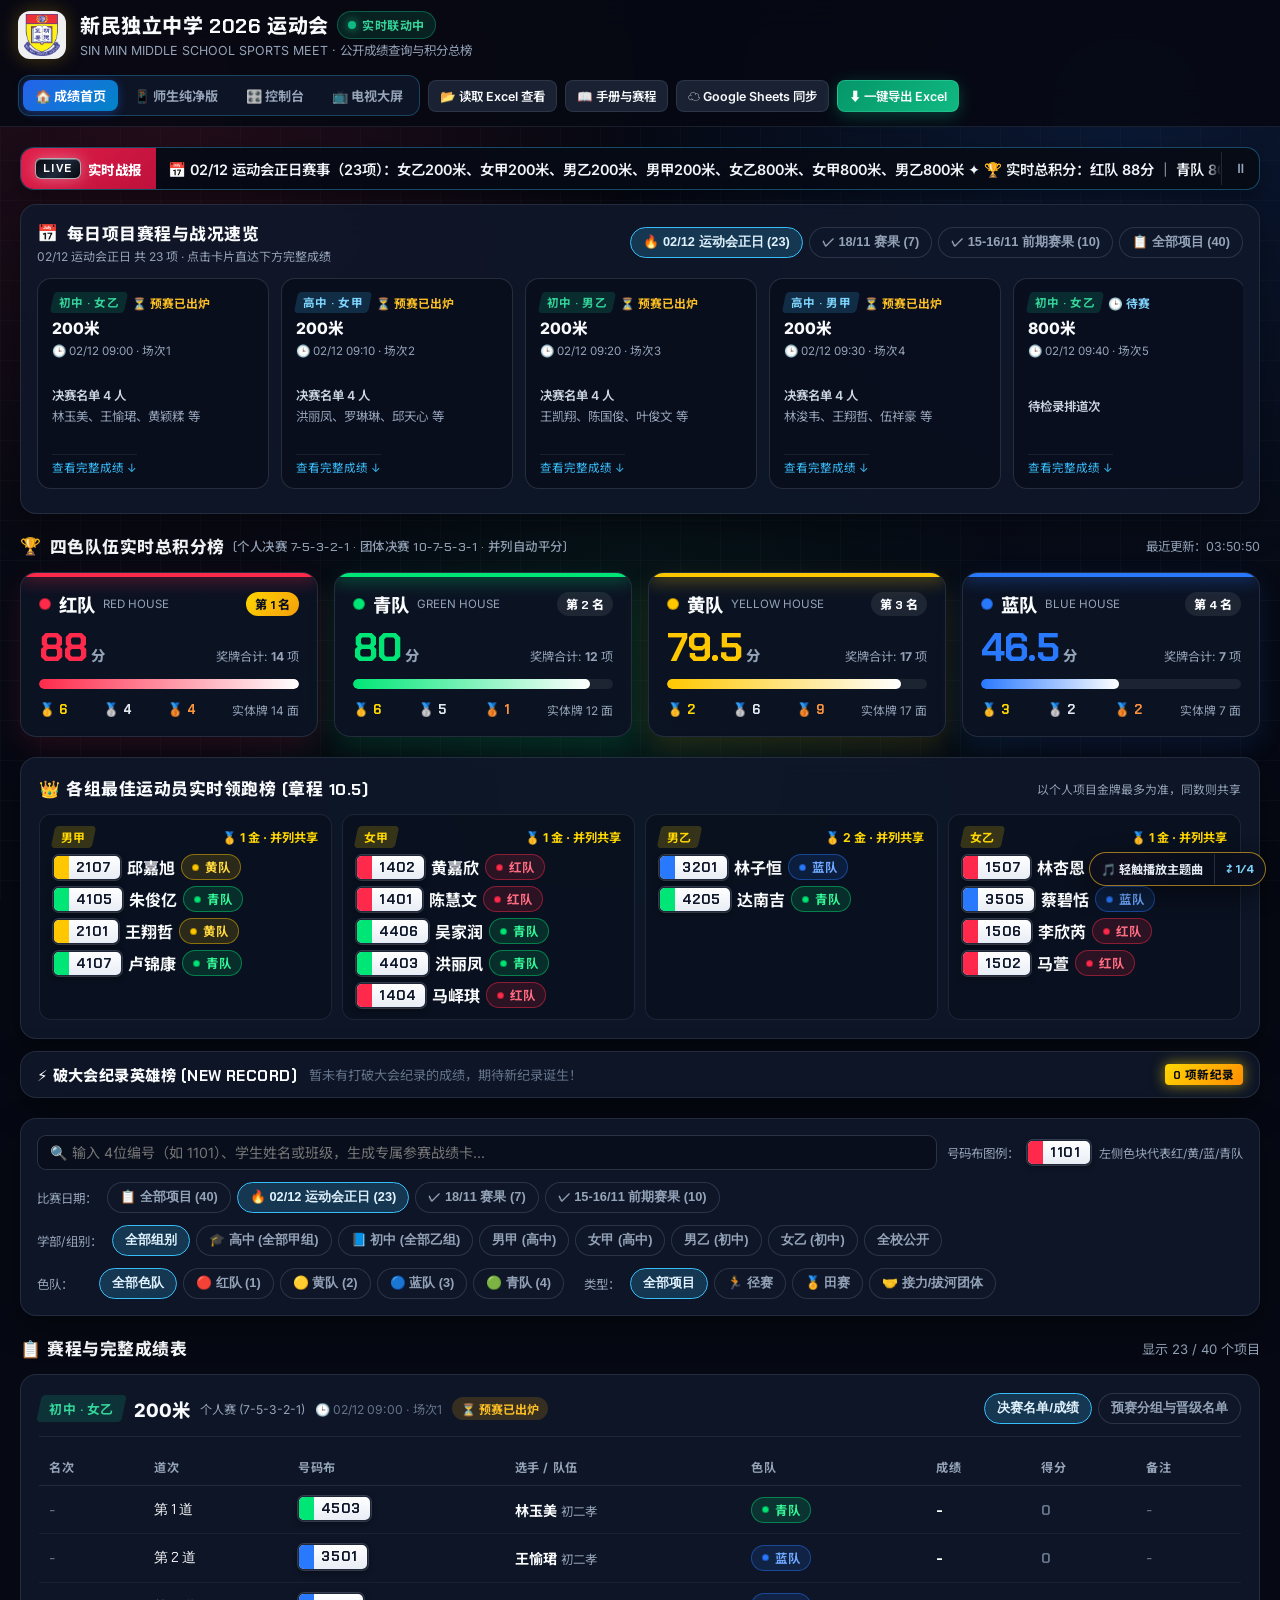
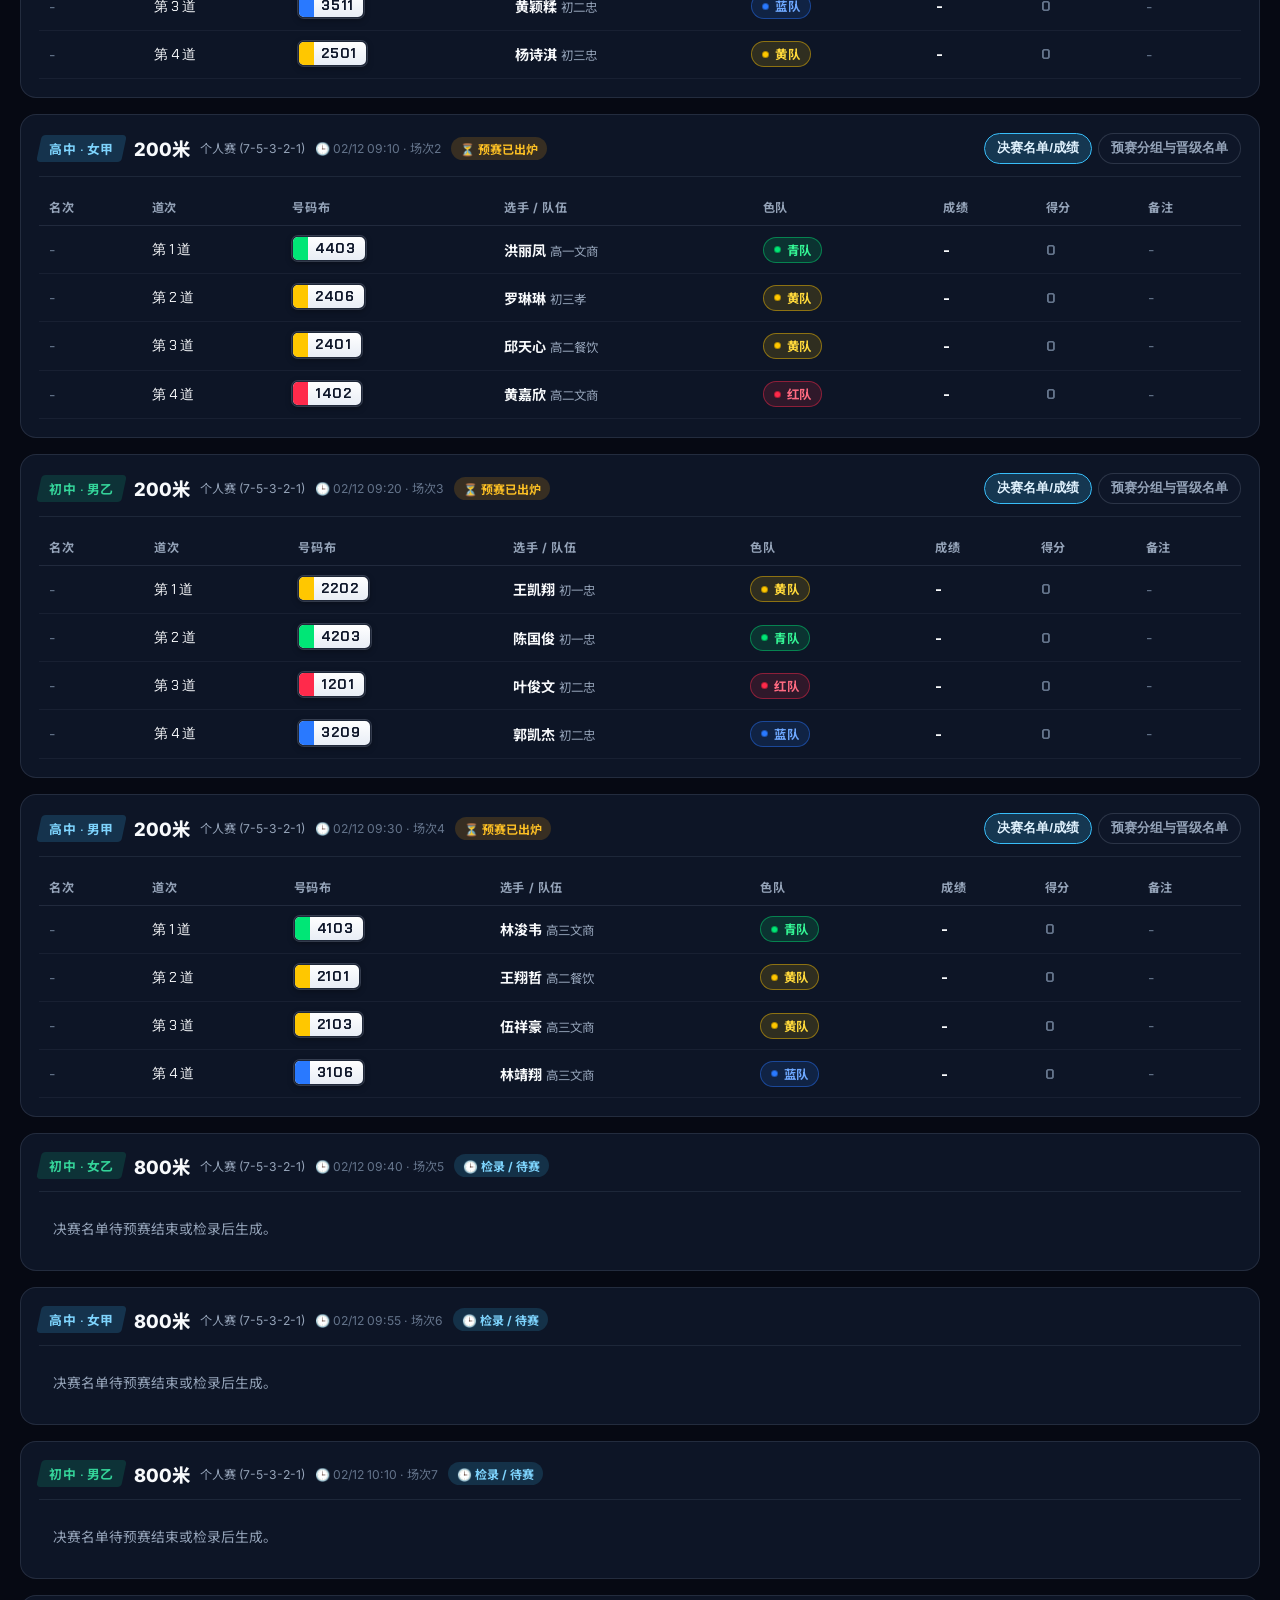
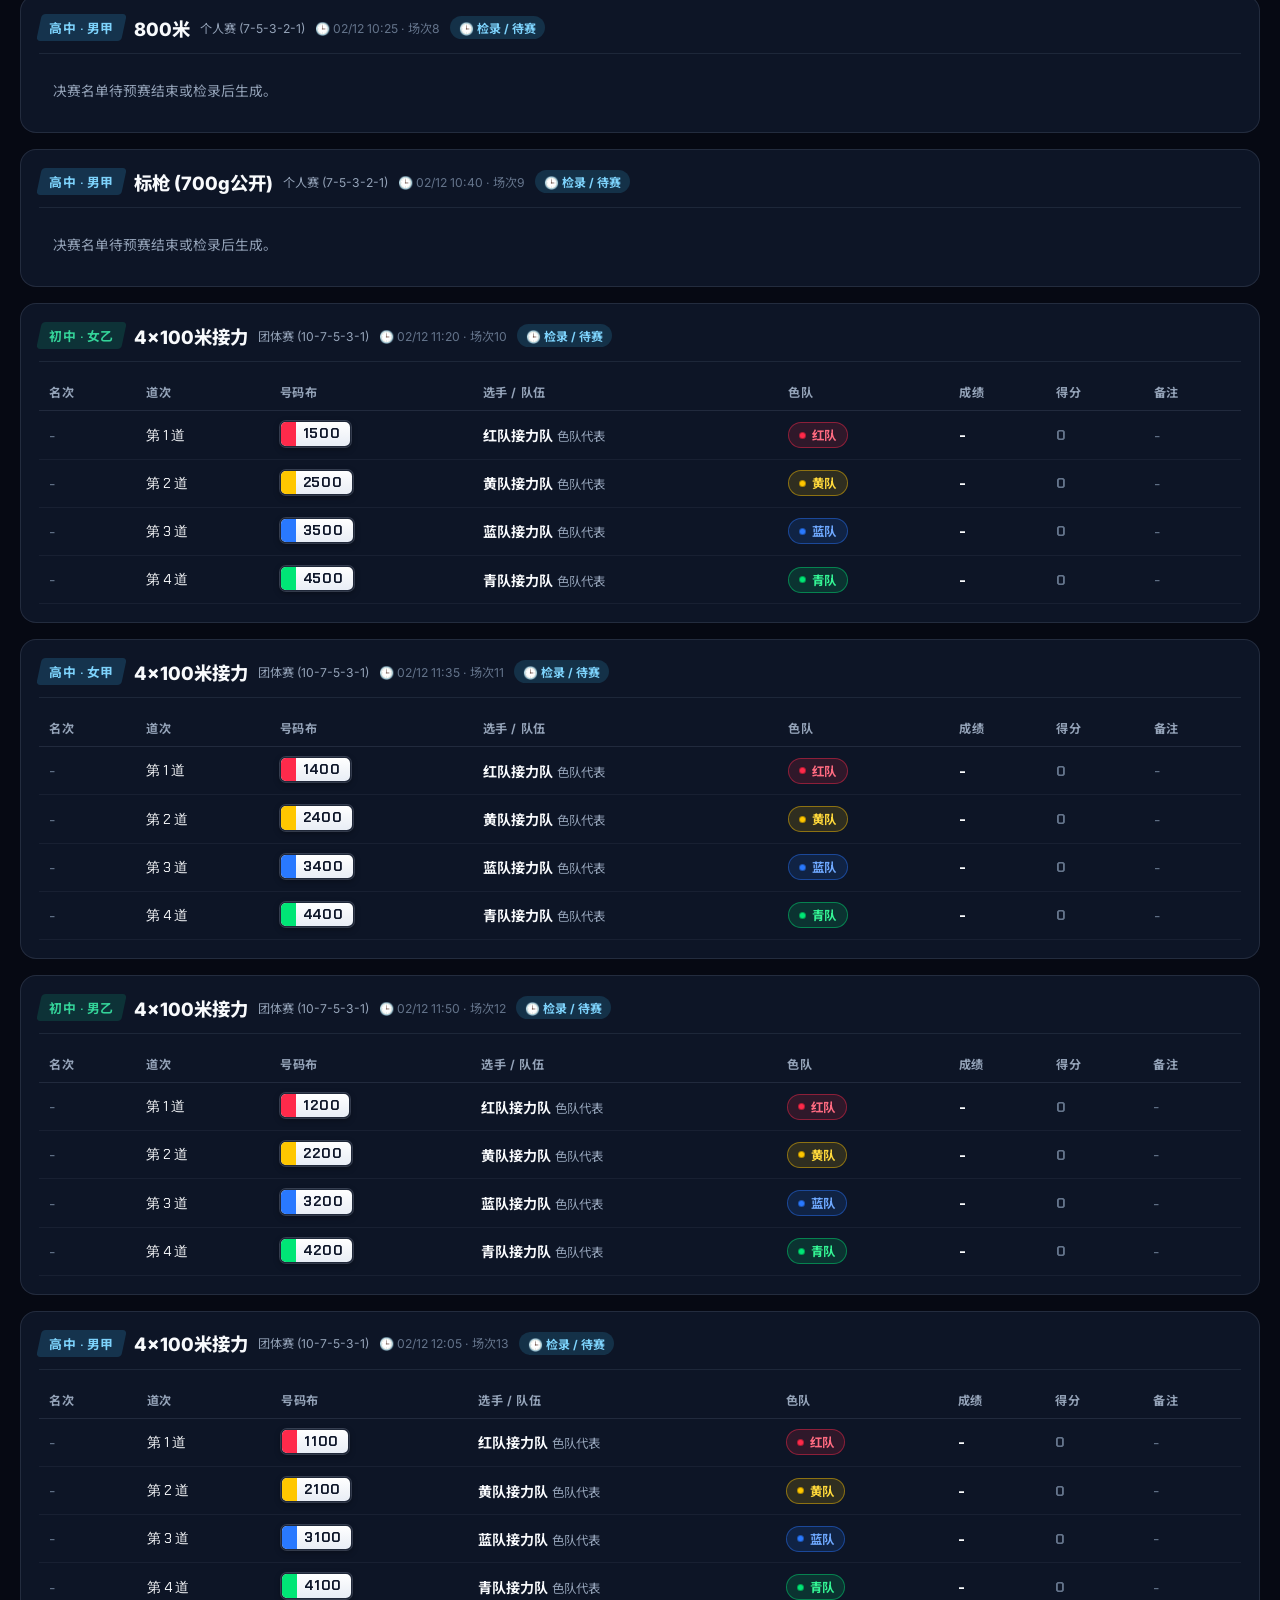
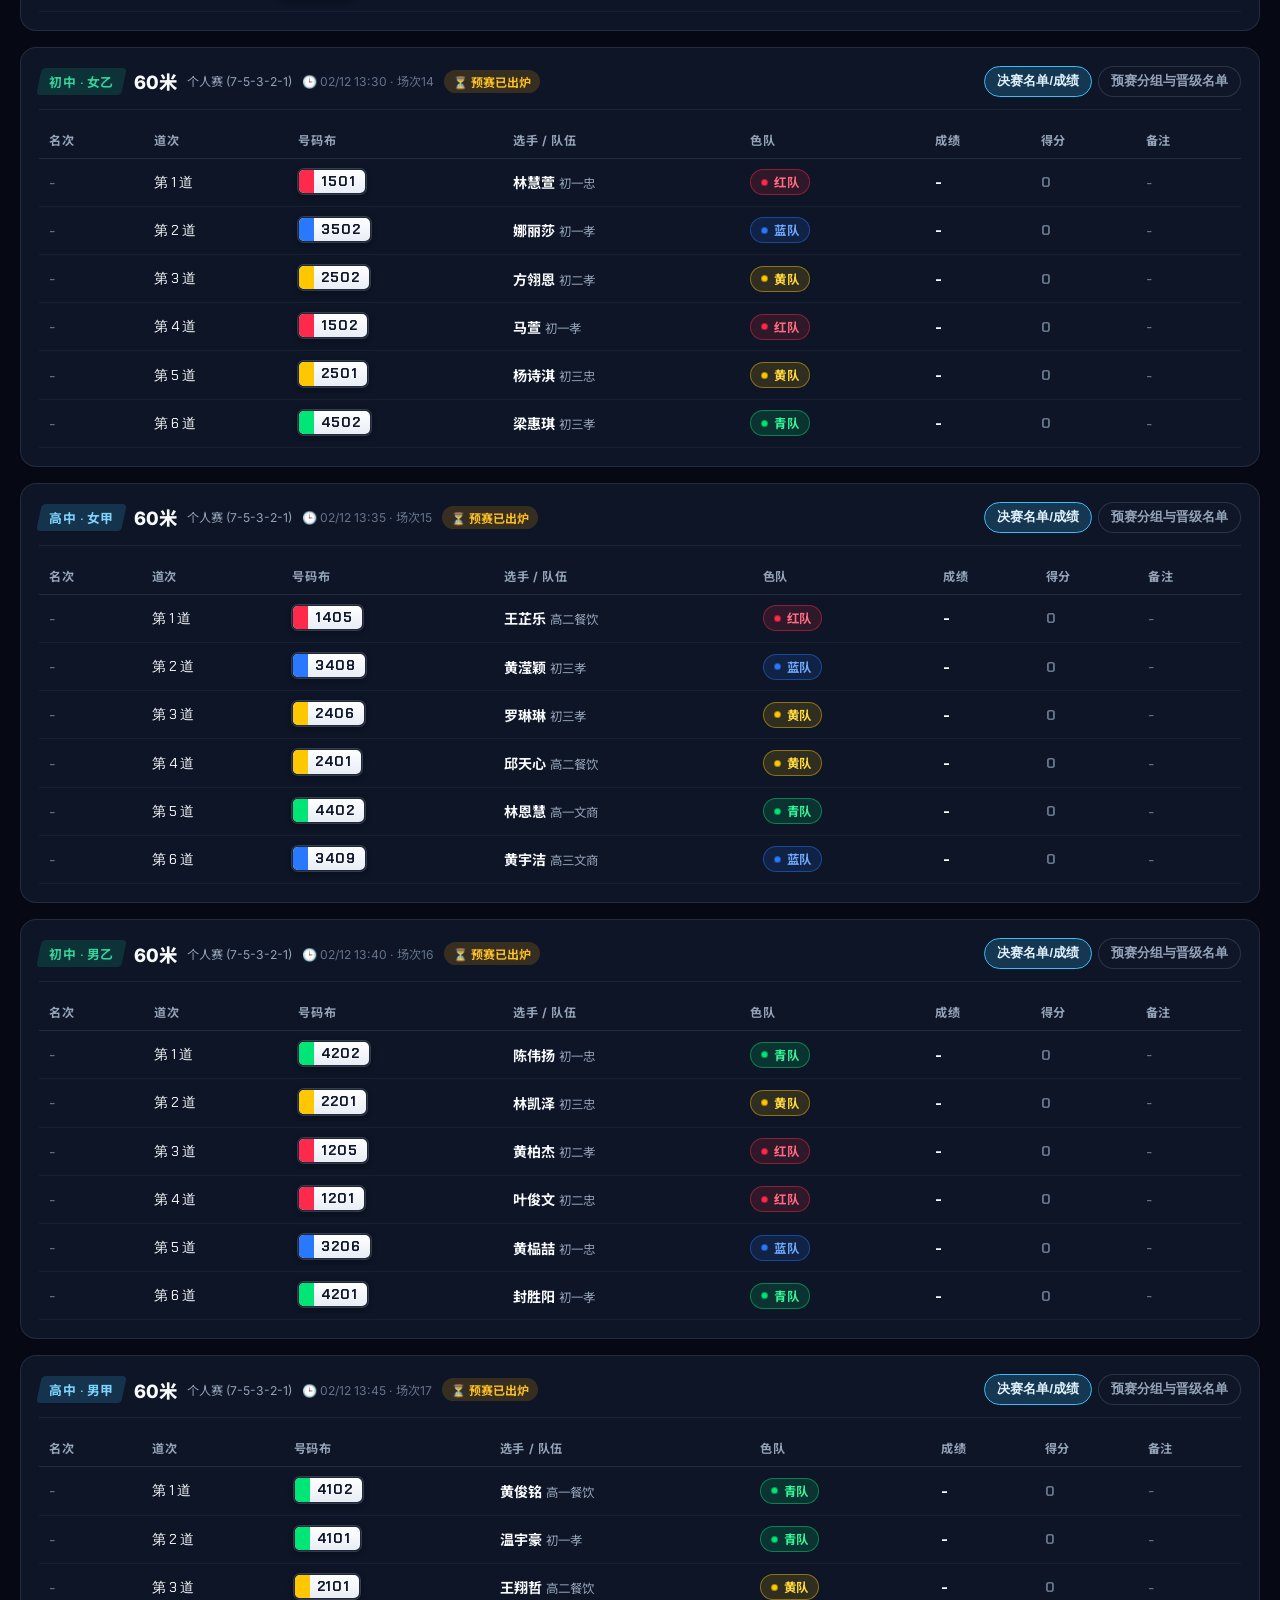
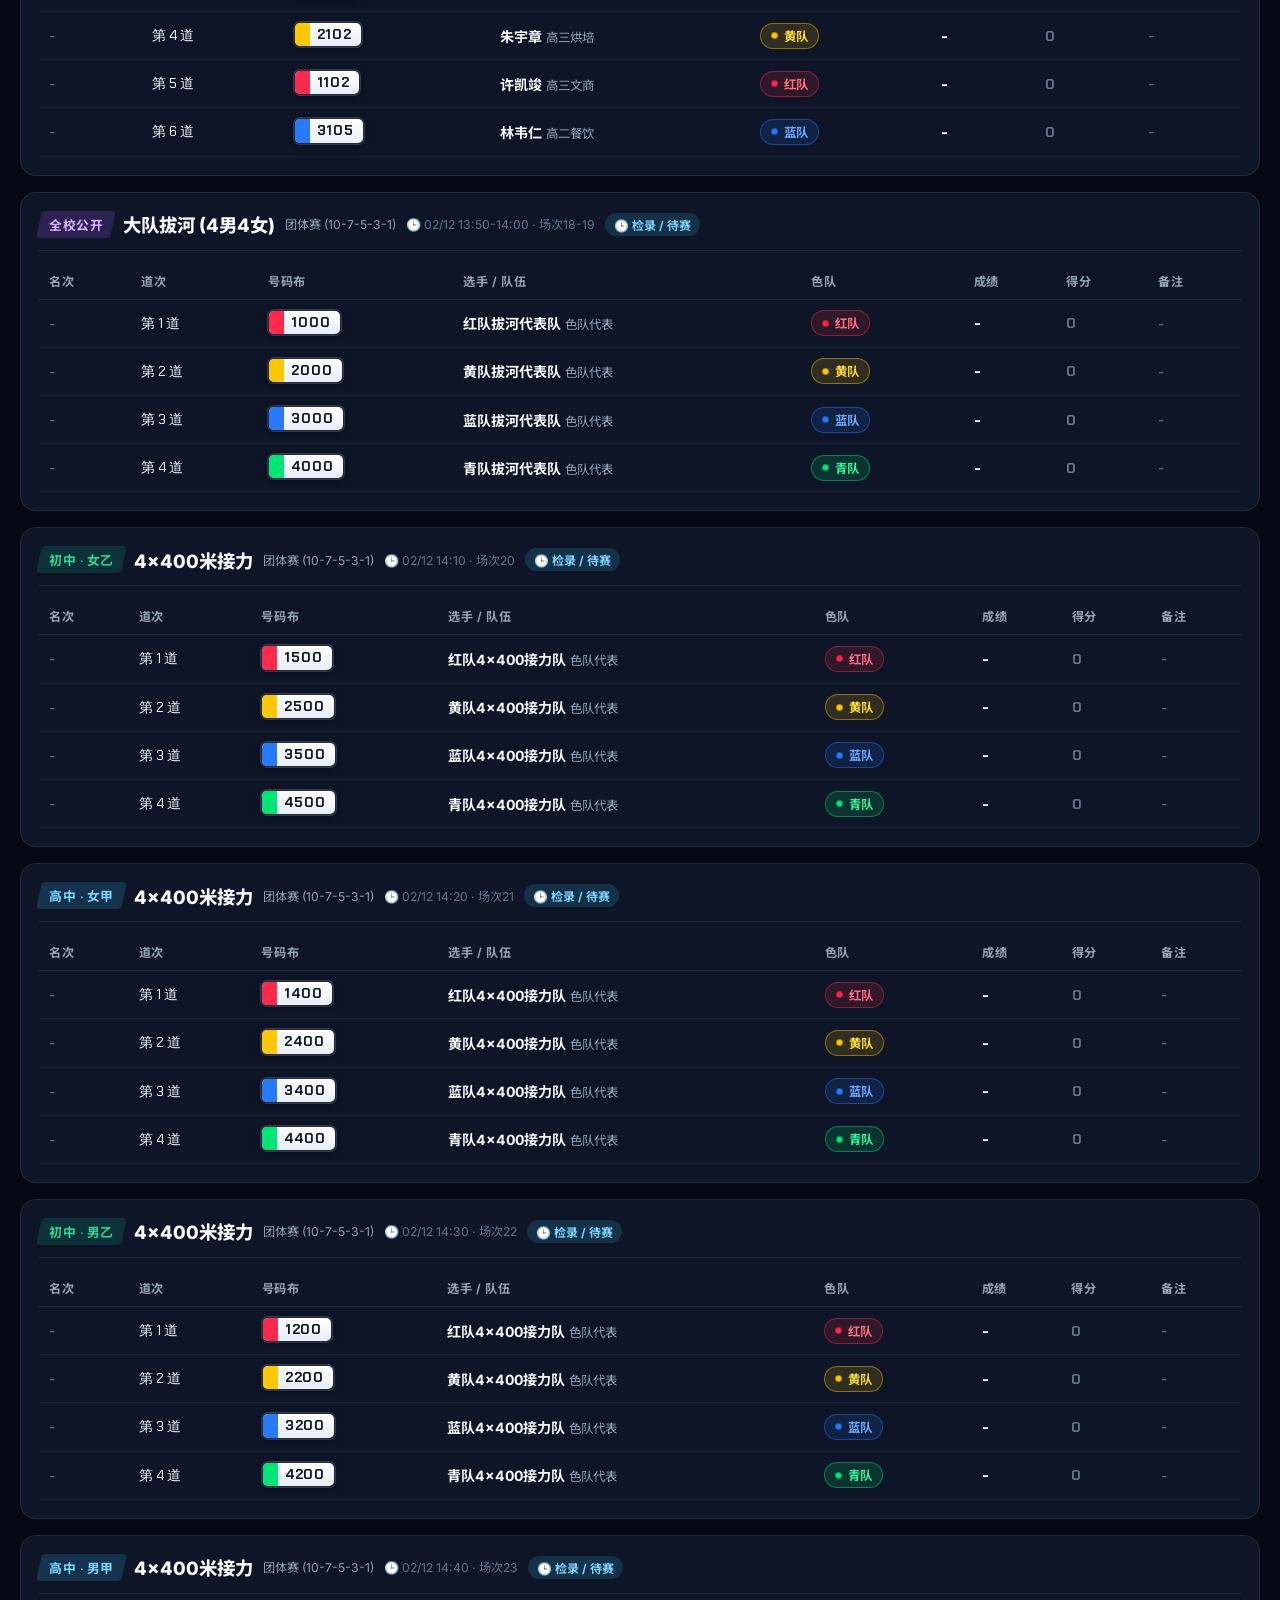
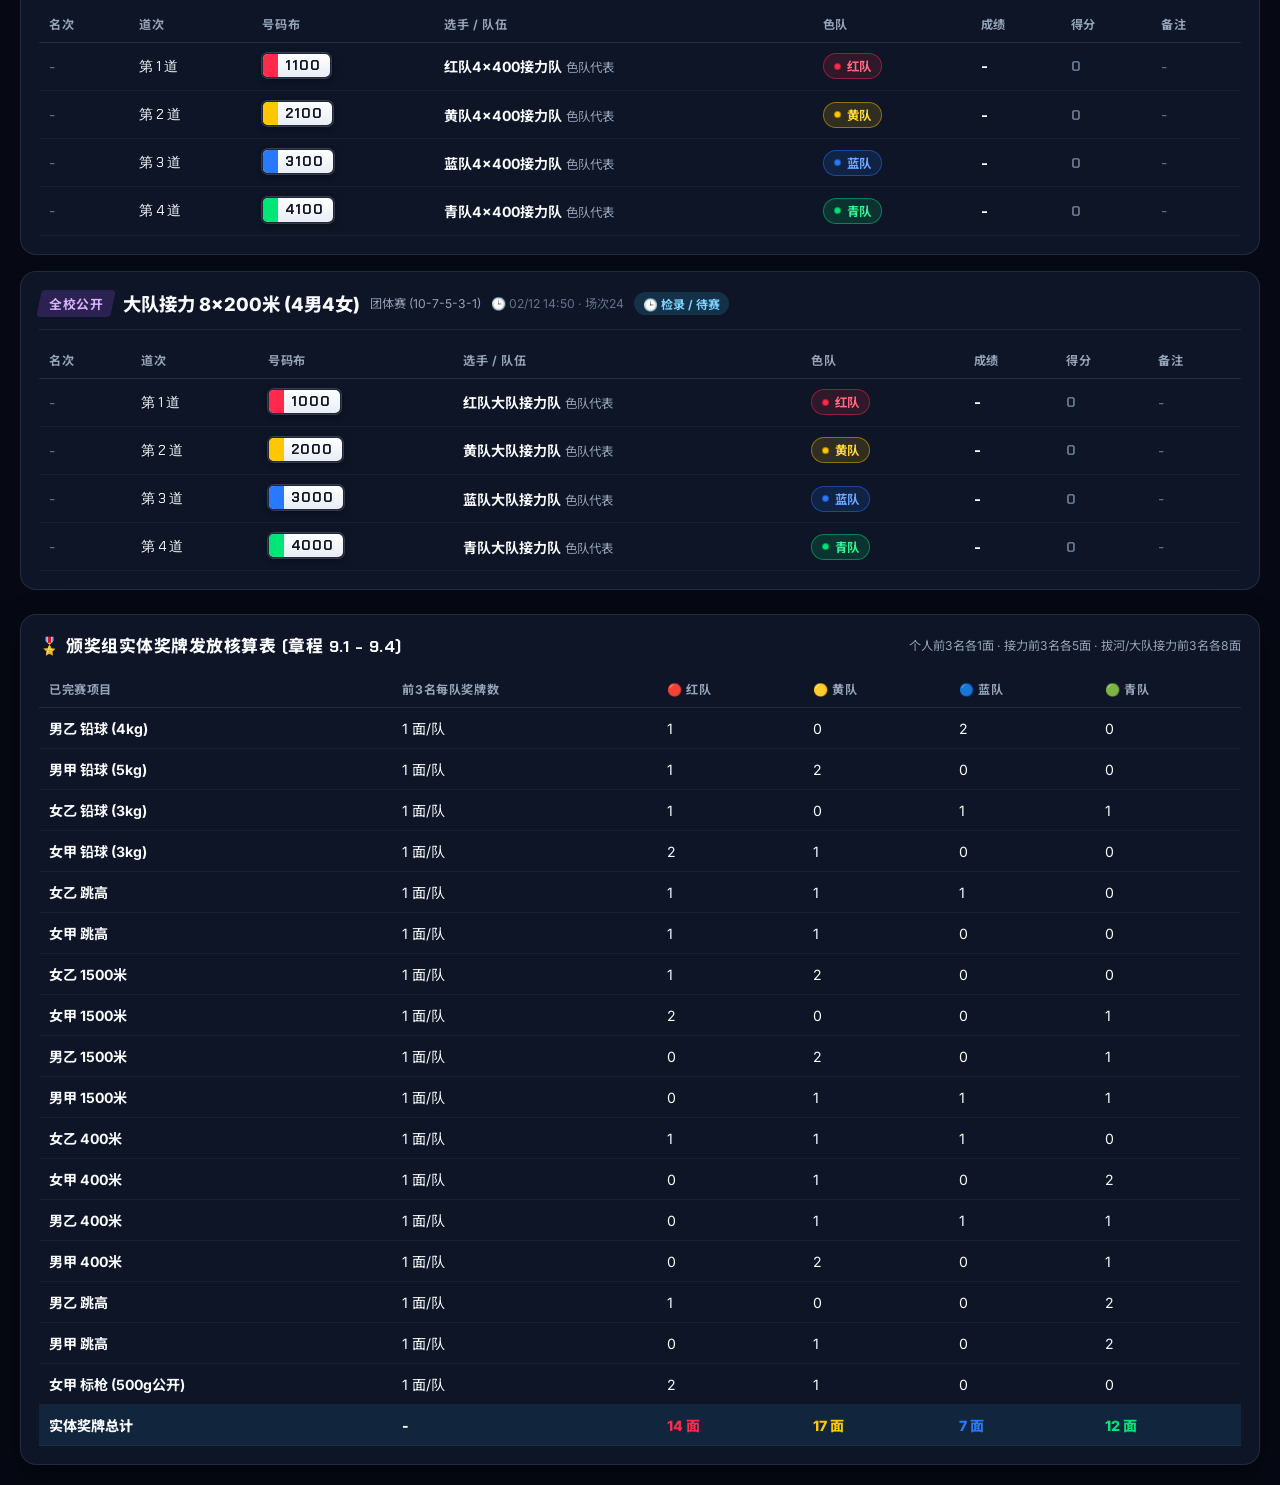
<file: index.html>
<!DOCTYPE html>
<html lang="zh-CN">

<head>
  <meta charset="UTF-8" />
  <meta name="viewport" content="width=device-width, initial-scale=1.0" />
  <title>新民独立中学 2026 运动会 · 实时成绩与总积分榜</title>
  <link rel="preconnect" href="https://fonts.googleapis.com" />
  <link rel="preconnect" href="https://fonts.gstatic.com" crossorigin />
  <link
    href="https://fonts.googleapis.com/css2?family=Chakra+Petch:wght@600;700;800&family=Inter:wght@400;500;600;700&family=Noto+Sans+SC:wght@400;500;700;900&display=swap"
    rel="stylesheet" />
  <link rel="stylesheet" href="https://cdnjs.cloudflare.com/ajax/libs/animate.css/4.1.1/animate.min.css" />
  <link rel="stylesheet" href="./css/style.css?v=20261128v3" />
  <script src="https://cdn.sheetjs.com/xlsx-0.20.2/package/dist/xlsx.full.min.js"></script>
</head>

<body class="arena-bg">
  <!-- 顶部导航栏 -->
  <header class="top-navbar">
    <div class="nav-inner">
      <div class="brand-area">
        <div class="school-logo-wrap">
          <img src="./Sin Min Logo.png" alt="新民独立中学校徽" />
        </div>
        <div class="brand-title">
          <h1>
            <span>新民独立中学 2026 运动会</span>
            <span class="live-dot" id="sync-status-badge">实时联动中</span>
          </h1>
          <p>SIN MIN MIDDLE SCHOOL SPORTS MEET · 公开成绩查询与积分总榜</p>
        </div>
      </div>

      <div class="nav-actions">
        <nav class="page-switcher-bar" aria-label="页面切换">
          <span class="switcher-pill active">🏠 成绩首页</span>
          <a href="./live.html" target="_blank" class="switcher-pill" title="打开给全校师生扫码看的纯净只读查分页">📱 师生纯净版</a>
          <a href="./admin.html" class="switcher-pill">🎛️ 控制台</a>
          <a href="./tv-display.html" class="switcher-pill">📺 电视大屏</a>
        </nav>
        <label class="btn btn-sm" title="直接解析本地 Excel 成绩表进行展示">
          📂 读取 Excel 查看
          <input type="file" id="public-excel-input" accept=".xlsx,.xls,.csv" hidden />
        </label>
        <button class="btn btn-sm" id="btn-open-handbook">📖 手册与赛程</button>
        <button class="btn btn-sm" id="btn-open-gsheets">☁️ Google Sheets 同步</button>
        <button class="btn btn-sm btn-emerald" id="btn-export-excel">⬇️ 一键导出 Excel</button>
      </div>
    </div>
  </header>

  <main class="container">
    <!-- 顶部无缝 LIVE 慢速滚动战报条 -->
    <section class="public-live-ticker" id="public-live-ticker" aria-label="LIVE 实时战报滚动条" title="点击可暂停或继续滚动">
      <div class="public-ticker-badge">
        <span class="live-black-badge">LIVE</span>
        <span class="public-ticker-badge-text">实时战报</span>
      </div>
      <div class="public-ticker-viewport">
        <div class="public-ticker-track" id="public-ticker-track">
          <span class="public-ticker-copy">新民独立中学 2026 年度运动会实时战报加载中...</span>
          <span class="public-ticker-copy" aria-hidden="true">新民独立中学 2026 年度运动会实时战报加载中...</span>
        </div>
      </div>
      <button type="button" class="public-ticker-toggle" id="btn-ticker-toggle" aria-label="暂停滚动"
        title="点击暂停或继续滚动">⏸</button>
    </section>

    <!-- LIVE 滚动条正下方：每日项目速览与日期切换 -->
    <section class="glass-panel daily-spotlight-panel" id="daily-spotlight-section" aria-label="每日比赛项目速览">
      <div class="daily-spotlight-head">
        <div>
          <h2 class="section-title">
            <span>📅</span>
            <span>每日项目赛程与战况速览</span>
          </h2>
          <div style="font-size:0.75rem; color:var(--text-secondary); margin-top:2px;" id="daily-spotlight-subtitle">
            点击项目卡片直达下方完整成绩与名单</div>
        </div>
        <div class="filter-chips" id="daily-day-tabs"></div>
      </div>
      <div class="daily-cards-strip" id="daily-cards-strip"></div>
    </section>

    <!-- 置顶：四色队伍实时总积分榜 -->
    <section aria-label="四色队伍总积分榜">
      <div class="section-header">
        <h2 class="section-title">
          <span>🏆</span>
          <span>四色队伍实时总积分榜</span>
          <span style="font-size:0.78rem; color:var(--text-secondary); font-weight:500;">(个人决赛 7-5-3-2-1 · 团体决赛
            10-7-5-3-1 · 并列自动平分)</span>
        </h2>
        <div style="font-size:0.78rem; color:var(--text-secondary);" id="last-updated-label">更新时间：-</div>
      </div>
      <div class="scoreboard-grid" id="scoreboard-grid"></div>
    </section>

    <!-- 荣耀聚焦：最佳运动员实时榜 & 破大会纪录英雄榜 -->
    <section class="spotlight-grid">
      <div class="glass-panel animate__animated animate__fadeInUp" style="padding:18px;">
        <div class="section-header">
          <h3 class="section-title">👑 各组最佳运动员实时领跑榜 (章程 10.5)</h3>
          <span style="font-size:0.74rem; color:var(--text-secondary);">以个人项目金牌最多为准，同数则共享</span>
        </div>
        <div class="mvp-mini-grid" id="mvp-mini-grid"></div>
      </div>

      <div class="glass-panel records-horizontal-panel animate__animated animate__fadeInUp">
        <div class="records-horizontal-bar">
          <div class="records-horizontal-left">
            <h3 class="section-title" style="font-size:0.95rem;">⚡ 破大会纪录英雄榜 (NEW RECORD)</h3>
            <span class="records-empty-inline" id="records-empty-hint">暂未有打破大会纪录的成绩，期待新纪录诞生！</span>
          </div>
          <span class="badge-record" id="record-total-count">0 项新纪录</span>
        </div>
        <div id="records-spotlight-list" class="records-horizontal-items" style="display:none;"></div>
      </div>
    </section>

    <!-- 多维筛选器与学生个人编号检索 -->
    <section class="glass-panel filter-bar">
      <div class="filter-row" style="justify-content:space-between;">
        <div style="flex:1; min-width:260px; display:flex; gap:8px; align-items:center;">
          <input type="text" id="search-input" class="input-control" style="width:100%;"
            placeholder="🔍 输入 4位编号（如 1101）、学生姓名或班级，生成专属参赛战绩卡..." />
          <button class="btn btn-sm" id="btn-clear-search" style="display:none;">清除</button>
        </div>
        <div style="display:flex; gap:8px; align-items:center; flex-wrap:wrap;">
          <span style="font-size:0.78rem; color:var(--text-secondary);">号码布图例：</span>
          <span class="bib-badge bib-white"><span class="bib-color-block team-dot-red"></span><span
              class="bib-num-text">1101</span></span>
          <span style="font-size:0.76rem; color:var(--text-secondary);">左侧色块代表红/黄/蓝/青队</span>
        </div>
      </div>

      <div class="filter-row">
        <span style="font-size:0.78rem; color:var(--text-secondary); min-width:52px;">比赛日期：</span>
        <div class="filter-chips" id="filter-day"></div>
      </div>

      <div class="filter-row">
        <span style="font-size:0.78rem; color:var(--text-secondary); min-width:52px;">学部/组别：</span>
        <div class="filter-chips" id="filter-group">
          <button class="chip-btn active" data-val="all">全部组别</button>
          <button class="chip-btn" data-val="senior">🎓 高中 (全部甲组)</button>
          <button class="chip-btn" data-val="junior">📘 初中 (全部乙组)</button>
          <button class="chip-btn" data-val="男甲">男甲 (高中)</button>
          <button class="chip-btn" data-val="女甲">女甲 (高中)</button>
          <button class="chip-btn" data-val="男乙">男乙 (初中)</button>
          <button class="chip-btn" data-val="女乙">女乙 (初中)</button>
          <button class="chip-btn" data-val="公开">全校公开</button>
        </div>
      </div>

      <div class="filter-row">
        <span style="font-size:0.78rem; color:var(--text-secondary); min-width:52px;">色队：</span>
        <div class="filter-chips" id="filter-team">
          <button class="chip-btn active" data-val="all">全部色队</button>
          <button class="chip-btn" data-val="red">🔴 红队 (1)</button>
          <button class="chip-btn" data-val="yellow">🟡 黄队 (2)</button>
          <button class="chip-btn" data-val="blue">🔵 蓝队 (3)</button>
          <button class="chip-btn" data-val="green">🟢 青队 (4)</button>
        </div>

        <span style="font-size:0.78rem; color:var(--text-secondary); margin-left:10px;">类型：</span>
        <div class="filter-chips" id="filter-type">
          <button class="chip-btn active" data-val="all">全部项目</button>
          <button class="chip-btn" data-val="track">🏃 径赛</button>
          <button class="chip-btn" data-val="field">🏅 田赛</button>
          <button class="chip-btn" data-val="team">🤝 接力/拔河团体</button>
        </div>
      </div>
    </section>

    <!-- 个人专属参赛卡（仅搜索时出现） -->
    <section id="athlete-profile-card" style="display:none; margin-bottom:20px;"></section>

    <!-- 赛程与完整成绩表 -->
    <section>
      <div class="section-header">
        <h2 class="section-title">📋 赛程与完整成绩表</h2>
        <span style="font-size:0.82rem; color:var(--text-secondary);" id="events-count-label">共 0 个项目</span>
      </div>
      <div class="events-feed" id="events-feed"></div>
    </section>

    <!-- 颁奖台实体奖牌核算表（章程第9条） -->
    <section class="glass-panel" style="margin-top:24px; padding:18px;">
      <div class="section-header">
        <h3 class="section-title">🎖️ 颁奖组实体奖牌发放核算表 (章程 9.1 - 9.4)</h3>
        <span style="font-size:0.76rem; color:var(--text-secondary);">个人前3名各1面 · 接力前3名各5面 · 拔河/大队接力前3名各8面</span>
      </div>
      <div class="data-table-wrap">
        <table class="data-table" id="physical-medals-table"></table>
      </div>
    </section>
  </main>

  <!-- Google Sheets 同步设置模态框 -->
  <div class="modal-backdrop" id="gsheets-modal">
    <div class="glass-panel modal-card animate__animated animate__zoomIn animate__faster">
      <div class="section-header">
        <h3 class="section-title">☁️ Google Sheets 决赛实时同步设置</h3>
        <button class="btn btn-sm" id="btn-close-gsheets">✕ 关闭</button>
      </div>
      <p style="font-size:0.86rem; color:var(--text-secondary); line-height:1.6; margin-top:0;">
        在 Google Sheets 中点击 <strong>文件 → 共享 → 发布到网络</strong>，将工作表发布为 <strong>CSV</strong> 格式并粘贴链接到下方，即可每 20
        秒自动拉取决赛同步成绩（无需后端服务器）。
      </p>
      <div style="display:flex; flex-direction:column; gap:12px;">
        <label style="font-size:0.82rem; color:var(--text-secondary);">
          Google Sheets 已发布 CSV 链接：
          <input type="url" id="gsheets-csv-url" class="input-control" style="width:100%; margin-top:6px;"
            placeholder="https://docs.google.com/spreadsheets/d/.../pub?output=csv" />
        </label>
        <div style="display:flex; align-items:center; justify-content:space-between; gap:10px; flex-wrap:wrap;">
          <label style="display:flex; align-items:center; gap:8px; font-size:0.85rem; cursor:pointer;">
            <input type="checkbox" id="gsheets-auto-poll" />
            <span>开启每 20 秒自动同步</span>
          </label>
          <div style="display:flex; gap:8px;">
            <button class="btn btn-sm" id="btn-save-gsheets">保存链接</button>
            <button class="btn btn-sm btn-primary" id="btn-sync-gsheets-now">立即拉取同步</button>
          </div>
        </div>
      </div>
    </div>
  </div>

  <!-- 运动会手册与正日赛程模态框 -->
  <div class="modal-backdrop" id="handbook-modal">
    <div class="glass-panel modal-card" style="max-width:860px;">
      <div style="display:flex; justify-content:space-between; align-items:center; margin-bottom:14px;">
        <h3 style="margin:0;">📖 2026 运动会手册与正日赛程</h3>
        <button class="btn btn-sm" id="btn-close-handbook">关闭</button>
      </div>
      <div id="handbook-modal-body"></div>
    </div>
  </div>

  <script src="./js/core.js?v=20261128v3"></script>
  <script>
    (function () {
      var S = window.SinMinSports;
      var state = S.loadState();
      var filters = { day: S.getDefaultActiveDay(), group: 'all', team: 'all', type: 'all', query: '' };
      var activeStageTab = {}; // eventId -> 'final' | 'prelim'
      var pollTimer = null;

      function renderAll(highlightAnimate) {
        S.renderPublicTopWidgets(state, filters);
        renderScoreboard(highlightAnimate);
        renderMvpAndRecords();
        renderAthleteSearchCard();
        renderEventsFeed();
        renderPhysicalMedalsTable();
        var updatedEl = document.getElementById('last-updated-label');
        if (updatedEl && state.meta && state.meta.updatedAt) {
          var d = new Date(state.meta.updatedAt);
          updatedEl.textContent = '最近更新：' + d.toLocaleTimeString('zh-CN', { hour12: false });
        }
      }

      function renderScoreboard(highlightAnimate) {
        var standings = S.computeStandings(state);
        var container = document.getElementById('scoreboard-grid');
        container.innerHTML = standings.rankedTeams.map(function (t) {
          var pct = Math.max(8, t.progressPct || 0);
          return (
            '<div class="house-card house-' + t.id + ' animate__animated ' + (highlightAnimate ? 'animate__pulse' : 'animate__fadeInUp') + '">' +
            '<div class="house-card-header">' +
            '<div style="display:flex; align-items:center; gap:8px;">' +
            '<span class="bib-dot team-dot-' + t.id + '" style="width:12px; height:12px;"></span>' +
            '<span style="font-size:1.15rem; font-weight:800;">' + S.escapeHtml(t.name) + '</span>' +
            '<span style="font-size:0.72rem; color:var(--text-secondary);">' + S.escapeHtml(t.enName) + '</span>' +
            '</div>' +
            '<span class="house-rank-badge ' + (t.rank === 1 ? 'house-rank-1' : '') + '">第 ' + t.rank + ' 名</span>' +
            '</div>' +
            '<div style="display:flex; align-items:baseline; justify-content:space-between;">' +
            '<div class="house-score-num" style="color:' + t.color + ';">' + t.points + '<span style="font-size:0.9rem; margin-left:4px; color:var(--text-secondary);">分</span></div>' +
            '<div style="font-size:0.76rem; color:var(--text-secondary);">奖牌合计: <strong>' + (t.gold + t.silver + t.bronze) + '</strong> 项</div>' +
            '</div>' +
            '<div class="house-progress-track">' +
            '<div class="house-progress-fill" style="width:' + pct + '%; background:linear-gradient(90deg, ' + t.color + ', #ffffff);"></div>' +
            '</div>' +
            '<div class="house-medals-row">' +
            '<span class="medal-chip" style="color:var(--gold);">🥇 ' + t.gold + '</span>' +
            '<span class="medal-chip" style="color:var(--silver);">🥈 ' + t.silver + '</span>' +
            '<span class="medal-chip" style="color:var(--bronze);">🥉 ' + t.bronze + '</span>' +
            '<span style="font-size:0.74rem; color:var(--text-secondary);">实体牌 ' + t.physicalMedals + ' 面</span>' +
            '</div>' +
            '</div>'
          );
        }).join('');
      }

      function renderMvpAndRecords() {
        var standings = S.computeStandings(state);
        var mvpEl = document.getElementById('mvp-mini-grid');
        mvpEl.innerHTML = S.GROUP_ORDER.map(function (grp) {
          var info = standings.bestAthletes[grp];
          if (!info || info.leaders.length === 0) {
            return (
              '<div class="mvp-mini-card">' +
              '<div style="display:flex; justify-content:space-between; align-items:center;">' +
              '<span class="skew-tag" style="background:rgba(148,163,184,0.16); padding:2px 8px; font-size:0.74rem;"><span>' + grp + '</span></span>' +
              '<span style="font-size:0.74rem; color:var(--text-muted);">暂未产生个人金牌</span>' +
              '</div>' +
              '<div style="color:var(--text-muted); font-size:0.84rem;">等待决赛完赛...</div>' +
              '</div>'
            );
          }
          var namesHtml = info.leaders.map(function (l) {
            return '<div style="display:flex; align-items:center; gap:6px; flex-wrap:wrap;">' +
              S.renderBibHtml(l.bib, grp) +
              '<strong>' + S.escapeHtml(l.name) + '</strong>' +
              S.renderTeamPillHtml(l.team) +
              '</div>';
          }).join('');
          return (
            '<div class="mvp-mini-card">' +
            '<div style="display:flex; justify-content:space-between; align-items:center;">' +
            '<span class="skew-tag" style="background:rgba(255,215,0,0.18); color:#ffd700; padding:2px 8px; font-size:0.74rem;"><span>' + grp + '</span></span>' +
            '<span style="font-size:0.76rem; color:#ffd700; font-weight:700;">🥇 ' + info.maxGolds + ' 金' + (info.shared ? ' · 并列共享' : '') + '</span>' +
            '</div>' +
            namesHtml +
            '</div>'
          );
        }).join('');

        var recListEl = document.getElementById('records-spotlight-list');
        var recEmptyEl = document.getElementById('records-empty-hint');
        var recCountEl = document.getElementById('record-total-count');
        recCountEl.textContent = standings.recordsList.length + ' 项新纪录';
        if (standings.recordsList.length === 0) {
          if (recEmptyEl) recEmptyEl.style.display = '';
          recListEl.style.display = 'none';
          recListEl.innerHTML = '';
        } else {
          if (recEmptyEl) recEmptyEl.style.display = 'none';
          recListEl.style.display = 'grid';
          recListEl.innerHTML = standings.recordsList.map(function (r) {
            return (
              '<div style="display:flex; align-items:center; justify-content:space-between; gap:10px; padding:9px 12px; border-radius:10px; background:rgba(255,215,0,0.08); border:1px solid rgba(255,215,0,0.28);">' +
              '<div style="display:flex; align-items:center; gap:8px; flex-wrap:wrap;">' +
              '<span class="badge-record">NR</span>' +
              '<strong>' + S.escapeHtml(r.eventName) + '</strong>' +
              '<span>' + S.escapeHtml(r.name) + '</span>' +
              S.renderTeamPillHtml(r.team) +
              '</div>' +
              '<div style="text-align:right; font-family:var(--font-mono); white-space:nowrap;">' +
              '<strong style="color:var(--gold); font-size:0.95rem;">' + S.escapeHtml(r.newMark) + '</strong>' +
              '<div style="font-size:0.7rem; color:var(--text-secondary);">原纪录 ' + S.escapeHtml(r.oldMark) + '</div>' +
              '</div>' +
              '</div>'
            );
          }).join('');
        }
      }

      function renderAthleteSearchCard() {
        var box = document.getElementById('athlete-profile-card');
        var q = filters.query.trim().toLowerCase();
        if (!q) {
          box.style.display = 'none';
          box.innerHTML = '';
          return;
        }
        var matches = {};
        (state.events || []).forEach(function (ev) {
          var finalComputed = S.calculateEntries(ev.finalEntries || [], ev, true);
          var prelimInfo = S.computePrelimQualifiers(ev);

          function scanList(list, stageName) {
            list.forEach(function (entry) {
              var hay = [entry.bib, entry.name, entry.className].join(' ').toLowerCase();
              if (hay.indexOf(q) !== -1) {
                var key = (entry.bib || entry.name) + '_' + (entry.group || ev.group);
                if (!matches[key]) {
                  matches[key] = {
                    bib: entry.bib,
                    name: entry.name,
                    className: entry.className,
                    team: S.normalizeTeamId(entry.team),
                    group: entry.group || ev.group,
                    totalPoints: 0,
                    items: []
                  };
                }
                matches[key].totalPoints = Math.round((matches[key].totalPoints + (entry.points || 0)) * 100) / 100;
                matches[key].items.push({
                  eventName: ev.group + ' ' + ev.name,
                  stage: stageName,
                  lane: entry.lane,
                  mark: S.formatMarkDisplay(entry, ev),
                  rank: entry.rank || entry.heatRank || '-',
                  points: entry.points || 0,
                  isRecord: !!entry.isRecord,
                  status: entry.status || 'OK'
                });
              }
            });
          }
          scanList(finalComputed, '决赛');
          scanList(prelimInfo.entries, '预赛');
        });

        var list = Object.keys(matches).map(function (k) { return matches[k]; });
        if (list.length === 0) {
          box.style.display = 'block';
          box.innerHTML = '<div class="glass-panel" style="padding:16px; color:var(--text-secondary);">未找到与「' + S.escapeHtml(filters.query) + '」匹配的选手或编号。</div>';
          return;
        }

        box.style.display = 'block';
        box.innerHTML = list.slice(0, 4).map(function (ath) {
          return (
            '<div class="glass-panel animate__animated animate__fadeIn" style="padding:18px; margin-bottom:12px; border-color:rgba(56,189,248,0.45);">' +
            '<div style="display:flex; align-items:center; justify-content:space-between; flex-wrap:wrap; gap:12px; margin-bottom:12px;">' +
            '<div style="display:flex; align-items:center; gap:10px; flex-wrap:wrap;">' +
            S.renderBibHtml(ath.bib, ath.group) +
            '<strong style="font-size:1.2rem;">' + S.escapeHtml(ath.name) + '</strong>' +
            '<span style="color:var(--text-secondary); font-size:0.88rem;">' + S.escapeHtml(ath.className || '') + ' · ' + S.escapeHtml(ath.group) + '</span>' +
            S.renderTeamPillHtml(ath.team) +
            '</div>' +
            '<div style="font-family:var(--font-display); font-size:1.15rem; font-weight:800; color:var(--accent-cyan);">' +
            '为队伍贡献总分：' + ath.totalPoints + ' 分' +
            '</div>' +
            '</div>' +
            '<div style="display:grid; grid-template-columns:repeat(auto-fill, minmax(220px, 1fr)); gap:10px;">' +
            ath.items.map(function (it) {
              return (
                '<div style="padding:10px 12px; border-radius:10px; background:rgba(9,14,28,0.7); border:1px solid rgba(148,163,184,0.16);">' +
                '<div style="font-weight:700; font-size:0.88rem; margin-bottom:4px;">' + S.escapeHtml(it.eventName) + ' <span style="color:var(--accent-cyan); font-size:0.76rem;">[' + it.stage + ']</span></div>' +
                '<div style="font-size:0.82rem; color:var(--text-secondary);">第 ' + (it.lane || '-') + ' 道 · 成绩 <strong style="color:#fff;">' + S.escapeHtml(it.mark) + '</strong></div>' +
                '<div style="font-size:0.8rem; margin-top:4px; display:flex; justify-content:space-between;">' +
                '<span>名次：第 ' + it.rank + ' 名</span>' +
                '<span style="color:#34d399; font-weight:700;">' + (it.points ? ('+' + it.points + ' 分') : (it.status !== 'OK' ? it.status : '未计分')) + '</span>' +
                '</div>' +
                '</div>'
              );
            }).join('') +
            '</div>' +
            '</div>'
          );
        }).join('');
      }

      function renderEventsFeed() {
        var feedEl = document.getElementById('events-feed');
        var dnsMap = S.getDnsDisqualifications(state).warnings;
        var q = filters.query.trim().toLowerCase();

        var filteredEvents = (state.events || []).filter(function (ev) {
          if (filters.day && filters.day !== 'all' && S.getEventDayBucket(ev) !== filters.day) return false;
          if (filters.group !== 'all') {
            if (filters.group === 'senior' && ev.group !== '男甲' && ev.group !== '女甲') return false;
            else if (filters.group === 'junior' && ev.group !== '男乙' && ev.group !== '女乙') return false;
            else if (filters.group !== 'senior' && filters.group !== 'junior' && ev.group !== filters.group) return false;
          }
          if (filters.type !== 'all') {
            if (filters.type === 'team' && !ev.isTeam) return false;
            if (filters.type === 'track' && (ev.type !== 'track' || ev.isTeam)) return false;
            if (filters.type === 'field' && ev.type !== 'field') return false;
          }
          var allEntries = (ev.finalEntries || []).concat(ev.prelimEntries || []);
          if (filters.team !== 'all') {
            var hasTeam = allEntries.some(function (e) { return S.normalizeTeamId(e.team) === filters.team; });
            if (!hasTeam) return false;
          }
          if (q) {
            var hitEvent = (ev.name + ' ' + ev.group).toLowerCase().indexOf(q) !== -1;
            var hitEntry = allEntries.some(function (e) {
              return [e.bib, e.name, e.className].join(' ').toLowerCase().indexOf(q) !== -1;
            });
            if (!hitEvent && !hitEntry) return false;
          }
          return true;
        });

        document.getElementById('events-count-label').textContent = '显示 ' + filteredEvents.length + ' / ' + (state.events || []).length + ' 个项目';

        if (filteredEvents.length === 0) {
          feedEl.innerHTML = '<div class="glass-panel" style="padding:36px; text-align:center; color:var(--text-secondary);">' +
            '当前筛选条件下暂无赛事项目' +
            (filters.day !== 'all' ? '<div style="margin-top:12px;"><button type="button" class="chip-btn active" id="btn-show-all-days">查看全部 ' + (state.events || []).length + ' 个赛期项目</button></div>' : '') +
            '</div>';
          return;
        }

        feedEl.innerHTML = filteredEvents.map(function (ev) {
          var hasPrelims = ev.prelimEntries && ev.prelimEntries.length > 0;
          var hasFinals = ev.finalEntries && ev.finalEntries.length > 0;
          var stageMode = activeStageTab[ev.id] || (hasFinals ? 'final' : (hasPrelims ? 'prelim' : 'final'));

          var statusBadge = ev.status === 'finished'
            ? '<span style="padding:3px 9px; border-radius:999px; background:rgba(16,185,129,0.16); color:#34d399; font-size:0.75rem; font-weight:700;">✓ 决赛已完赛</span>'
            : (ev.status === 'prelims_done'
              ? '<span style="padding:3px 9px; border-radius:999px; background:rgba(245,158,11,0.18); color:#fbbf24; font-size:0.75rem; font-weight:700;">⏳ 预赛已出炉</span>'
              : '<span style="padding:3px 9px; border-radius:999px; background:rgba(56,189,248,0.16); color:#7dd3fc; font-size:0.75rem; font-weight:700;">🕒 检录 / 待赛</span>');

          var stageSwitchHtml = '';
          if (hasPrelims) {
            stageSwitchHtml = (
              '<div style="display:flex; gap:6px;">' +
              '<button class="chip-btn ' + (stageMode === 'final' ? 'active' : '') + '" data-stage-ev="' + ev.id + '" data-stage="final">决赛名单/成绩</button>' +
              '<button class="chip-btn ' + (stageMode === 'prelim' ? 'active' : '') + '" data-stage-ev="' + ev.id + '" data-stage="prelim">预赛分组与晋级名单</button>' +
              '</div>'
            );
          }

          var tableHtml = '';
          if (stageMode === 'prelim' && hasPrelims) {
            var pInfo = S.computePrelimQualifiers(ev);
            var pRows = pInfo.entries.filter(function (e) {
              return filters.team === 'all' || S.normalizeTeamId(e.team) === filters.team;
            });
            tableHtml = (
              '<table class="data-table">' +
              '<thead><tr><th>分组</th><th>道次</th><th>号码布</th><th>选手 / 班级</th><th>色队</th><th>成绩</th><th>组内名次</th><th>晋级</th></tr></thead>' +
              '<tbody>' +
              pRows.map(function (entry) {
                var qBadge = entry.qualBadge
                  ? '<span class="badge-q-big">✓ 晋级决赛</span>'
                  : '<span style="color:var(--text-muted);">-</span>';
                var dnsWarn = dnsMap[ev.id + '|' + entry.bib];
                return (
                  '<tr>' +
                  '<td>第 ' + (entry.heat || 1) + ' 组</td>' +
                  '<td style="font-family:var(--font-mono); font-weight:700;">' + (entry.lane || '-') + '</td>' +
                  '<td>' + S.renderBibHtml(entry.bib, entry.group || ev.group) + '</td>' +
                  '<td><strong>' + S.escapeHtml(entry.name) + '</strong> <span style="color:var(--text-secondary); font-size:0.78rem;">' + S.escapeHtml(entry.className || '') + '</span>' +
                  (dnsWarn ? '<div class="badge-status-warn" style="margin-top:4px;">' + S.escapeHtml(dnsWarn) + '</div>' : '') +
                  '</td>' +
                  '<td>' + S.renderTeamPillHtml(entry.team) + '</td>' +
                  '<td style="font-family:var(--font-mono); font-weight:700;">' + S.escapeHtml(S.formatMarkDisplay(entry, ev)) + '</td>' +
                  '<td>' + (entry.heatRank ? '第 ' + entry.heatRank + ' 名' : '-') + '</td>' +
                  '<td>' + qBadge + '</td>' +
                  '</tr>'
                );
              }).join('') +
              '</tbody>' +
              '</table>'
            );
          } else {
            var fComputed = S.calculateEntries(ev.finalEntries || [], ev, true).filter(function (e) {
              return filters.team === 'all' || S.normalizeTeamId(e.team) === filters.team;
            });
            if (fComputed.length === 0) {
              tableHtml = '<div style="padding:14px; color:var(--text-secondary); font-size:0.86rem;">决赛名单待预赛结束或检录后生成。</div>';
            } else {
              tableHtml = (
                '<table class="data-table">' +
                '<thead><tr><th>名次</th><th>道次</th><th>号码布</th><th>选手 / 队伍</th><th>色队</th><th>成绩' + (ev.type === 'field' ? ' (试跳/投实录)' : '') + '</th><th>得分</th><th>备注</th></tr></thead>' +
                '<tbody>' +
                fComputed.map(function (entry) {
                  var rankCell = entry.rank === 1 ? '<span class="rank-medal-1">🥇 1</span>'
                    : (entry.rank === 2 ? '<span class="rank-medal-2">🥈 2</span>'
                      : (entry.rank === 3 ? '<span class="rank-medal-3">🥉 3</span>'
                        : (entry.rank ? '<strong>' + entry.rank + '</strong>' : '<span style="color:var(--text-muted);">-</span>')));
                  if (entry.isTied && entry.rank) rankCell += ' <span style="font-size:0.72rem; color:#fbbf24;">(并列)</span>';

                  var fieldDetail = S.renderFieldDetailsHtml(entry, ev);

                  var badges = [];
                  if (entry.isRecord) badges.push('<span class="badge-record">NEW RECORD</span>');
                  var dnsWarn = dnsMap[ev.id + '|' + entry.bib];
                  if (dnsWarn) badges.push('<span class="badge-status-warn">' + S.escapeHtml(dnsWarn) + '</span>');

                  return (
                    '<tr>' +
                    '<td>' + rankCell + '</td>' +
                    '<td style="font-family:var(--font-mono);">第 ' + (entry.lane || '-') + ' 道</td>' +
                    '<td>' + S.renderBibHtml(entry.bib, entry.group || ev.group) + '</td>' +
                    '<td><strong>' + S.escapeHtml(entry.name) + '</strong> <span style="color:var(--text-secondary); font-size:0.78rem;">' + S.escapeHtml(entry.className || '') + '</span></td>' +
                    '<td>' + S.renderTeamPillHtml(entry.team) + '</td>' +
                    '<td style="font-family:var(--font-mono); font-weight:800; font-size:0.96rem;">' + S.escapeHtml(S.formatMarkDisplay(entry, ev)) + fieldDetail + '</td>' +
                    '<td style="font-family:var(--font-display); font-weight:800; color:' + (entry.points > 0 ? '#34d399' : 'var(--text-muted)') + ';">' + (entry.points > 0 ? '+' + entry.points : '0') + '</td>' +
                    '<td><div style="display:flex; gap:5px; flex-wrap:wrap;">' + (badges.join('') || '<span style="color:var(--text-muted);">-</span>') + '</div></td>' +
                    '</tr>'
                  );
                }).join('') +
                '</tbody>' +
                '</table>'
              );
            }
          }

          return (
            '<article id="event-card-' + S.escapeHtml(ev.id) + '" class="event-card animate__animated animate__fadeIn">' +
            '<div class="event-card-head">' +
            '<div style="display:flex; align-items:center; gap:10px; flex-wrap:wrap;">' +
            '<span class="skew-tag" style="background:' + (S.getDivisionLabel(ev.group) === '高中' ? 'rgba(56,189,248,0.18); color:#7dd3fc;' : (S.getDivisionLabel(ev.group) === '全校公开' ? 'rgba(168,85,247,0.2); color:#d8b4fe;' : 'rgba(16,185,129,0.18); color:#34d399;')) + ' padding:4px 10px; font-size:0.8rem;"><span>' + (ev.group === '公开' ? '全校公开' : S.getDivisionLabel(ev.group) + ' · ' + S.escapeHtml(ev.group)) + '</span></span>' +
            '<h3 style="margin:0; font-size:1.15rem; font-weight:800;">' + S.escapeHtml(ev.name) + '</h3>' +
            '<span style="font-size:0.76rem; color:var(--text-secondary);">' + (ev.isTeam ? '团体赛 (10-7-5-3-1)' : '个人赛 (7-5-3-2-1)') + '</span>' +
            (ev.scheduleTime ? '<span style="font-size:0.76rem; color:var(--text-muted);">🕒 ' + S.escapeHtml(ev.scheduleTime) + '</span>' : '') +
            statusBadge +
            '</div>' +
            '<div style="display:flex; align-items:center; gap:10px; flex-wrap:wrap;">' +
            (ev.recordMark ? '<span style="font-size:0.78rem; color:#fcd34d;">大会纪录：<strong>' + S.escapeHtml(ev.recordMark) + '</strong> ' + S.escapeHtml(ev.recordHolder || '') + '</span>' : '') +
            stageSwitchHtml +
            '</div>' +
            '</div>' +
            '<div class="data-table-wrap">' + tableHtml + '</div>' +
            S.renderEventPhotoHtml(ev) +
            '</article>'
          );
        }).join('');
      }

      function renderPhysicalMedalsTable() {
        var standings = S.computeStandings(state);
        var table = document.getElementById('physical-medals-table');
        table.innerHTML = (
          '<thead><tr><th>已完赛项目</th><th>前3名每队奖牌数</th><th>🔴 红队</th><th>🟡 黄队</th><th>🔵 蓝队</th><th>🟢 青队</th></tr></thead>' +
          '<tbody>' +
          standings.physicalBreakdown.map(function (row) {
            return '<tr><td><strong>' + S.escapeHtml(row.eventName) + '</strong></td><td>' + row.multiplier + ' 面/队</td><td>' + row.red + '</td><td>' + row.yellow + '</td><td>' + row.blue + '</td><td>' + row.green + '</td></tr>';
          }).join('') +
          '<tr style="background:rgba(56,189,248,0.1); font-weight:800;">' +
          '<td>实体奖牌总计</td><td>-</td>' +
          '<td style="color:var(--team-red);">' + standings.teamsMap.red.physicalMedals + ' 面</td>' +
          '<td style="color:var(--team-yellow);">' + standings.teamsMap.yellow.physicalMedals + ' 面</td>' +
          '<td style="color:var(--team-blue);">' + standings.teamsMap.blue.physicalMedals + ' 面</td>' +
          '<td style="color:var(--team-green);">' + standings.teamsMap.green.physicalMedals + ' 面</td>' +
          '</tr>' +
          '</tbody>'
        );
      }

      // 事件绑定
      function setupChipFilter(containerId, key) {
        var wrap = document.getElementById(containerId);
        wrap.addEventListener('click', function (e) {
          var btn = e.target.closest('button[data-val]');
          if (!btn) return;
          wrap.querySelectorAll('.chip-btn').forEach(function (b) { b.classList.remove('active'); });
          btn.classList.add('active');
          filters[key] = btn.getAttribute('data-val');
          renderAthleteSearchCard();
          renderEventsFeed();
        });
      }
      setupChipFilter('filter-group', 'group');
      setupChipFilter('filter-team', 'team');
      setupChipFilter('filter-type', 'type');
      S.bindPublicDayAndJump(function () { return state; }, filters, function () {
        renderAthleteSearchCard();
        renderEventsFeed();
      });

      var searchInput = document.getElementById('search-input');
      var clearBtn = document.getElementById('btn-clear-search');
      searchInput.addEventListener('input', function () {
        filters.query = searchInput.value;
        clearBtn.style.display = filters.query ? 'inline-flex' : 'none';
        renderAthleteSearchCard();
        renderEventsFeed();
      });
      clearBtn.addEventListener('click', function () {
        searchInput.value = '';
        filters.query = '';
        clearBtn.style.display = 'none';
        renderAthleteSearchCard();
        renderEventsFeed();
      });

      document.getElementById('events-feed').addEventListener('click', function (e) {
        var btn = e.target.closest('button[data-stage-ev]');
        if (!btn) return;
        var evId = btn.getAttribute('data-stage-ev');
        activeStageTab[evId] = btn.getAttribute('data-stage');
        renderEventsFeed();
      });

      document.getElementById('public-excel-input').addEventListener('change', function (e) {
        var file = e.target.files[0];
        if (!file) return;
        S.importExcelFile(file, state).then(function (res) {
          state = res.state;
          S.saveState(state, true);
          renderAll(true);
          S.showToast('成功解析 Excel：导入 ' + res.importedCount + ' 条选手成绩记录');
        }).catch(function (err) {
          S.showToast('Excel 读取失败：' + err.message);
        });
        e.target.value = '';
      });

      document.getElementById('btn-export-excel').addEventListener('click', function () {
        try {
          S.exportArchiveExcel(state);
          S.showToast('已导出格式化 Excel 归档文件（含5张统计工作表）');
        } catch (err) {
          S.showToast('导出失败：' + err.message);
        }
      });

      // Google Sheets 同步弹窗逻辑
      var gModal = document.getElementById('gsheets-modal');
      var csvInput = document.getElementById('gsheets-csv-url');
      var autoCheck = document.getElementById('gsheets-auto-poll');

      document.getElementById('btn-open-gsheets').addEventListener('click', function () {
        csvInput.value = (state.meta && state.meta.googleSheetCsvUrl) || '';
        gModal.classList.add('open');
      });
      var hbModal = document.getElementById('handbook-modal');
      var hbBody = document.getElementById('handbook-modal-body');
      document.getElementById('btn-open-handbook').addEventListener('click', function () {
        hbBody.innerHTML = S.renderHandbookHtml();
        hbModal.classList.add('open');
      });
      document.getElementById('btn-close-handbook').addEventListener('click', function () {
        hbModal.classList.remove('open');
      });
      hbModal.addEventListener('click', function (e) {
        if (e.target === hbModal) hbModal.classList.remove('open');
      });
      document.getElementById('btn-close-gsheets').addEventListener('click', function () {
        gModal.classList.remove('open');
      });
      document.getElementById('btn-save-gsheets').addEventListener('click', function () {
        state.meta.googleSheetCsvUrl = csvInput.value.trim();
        S.saveState(state, false);
        S.showToast('已保存 Google Sheets CSV 同步地址');
      });

      function runGsheetsSync() {
        var url = csvInput.value.trim() || (state.meta && state.meta.googleSheetCsvUrl);
        S.fetchFromGoogleSheetsCsv(url, state).then(function (res) {
          state = res.state;
          state.meta.googleSheetCsvUrl = url;
          S.saveState(state, true);
          renderAll(true);
          S.showToast('Google Sheets 同步成功：更新 ' + res.importedCount + ' 条数据');
        }).catch(function (err) {
          S.showToast('同步失败：' + err.message);
        });
      }
      document.getElementById('btn-sync-gsheets-now').addEventListener('click', runGsheetsSync);
      autoCheck.addEventListener('change', function () {
        if (pollTimer) clearInterval(pollTimer);
        if (autoCheck.checked) {
          pollTimer = setInterval(runGsheetsSync, 20000);
          S.showToast('已开启每 20 秒自动同步 Google Sheets');
        }
      });

      // 接收来自控制台 admin.html 的 BroadcastChannel 实时推送
      S.subscribeSync(function (newState) {
        state = newState;
        renderAll(true);
        S.showToast('⚡ 赛果已实时同步更新');
      });

      // 自动从 GitHub / 同源 data/live-state.json 拉取最新成绩（供手机端浏览）
      function checkRemoteLiveState(silent) {
        S.fetchFromRemoteStateJson('', state, false).then(function (res) {
          if (res && res.updated && res.state) {
            state = res.state;
            S.saveState(state, false, true);
            renderAll(true);
            if (!silent) S.showToast('☁️ 已同步最新云端赛果');
          }
        }).catch(function () { });
      }

      renderAll(false);
      checkRemoteLiveState(true);
      setInterval(function () { checkRemoteLiveState(true); }, 20000);
      S.initBgMusicPlayer({ defaultVolume: 0.30 });
    })();
  </script>
</body>

</html>
</file>
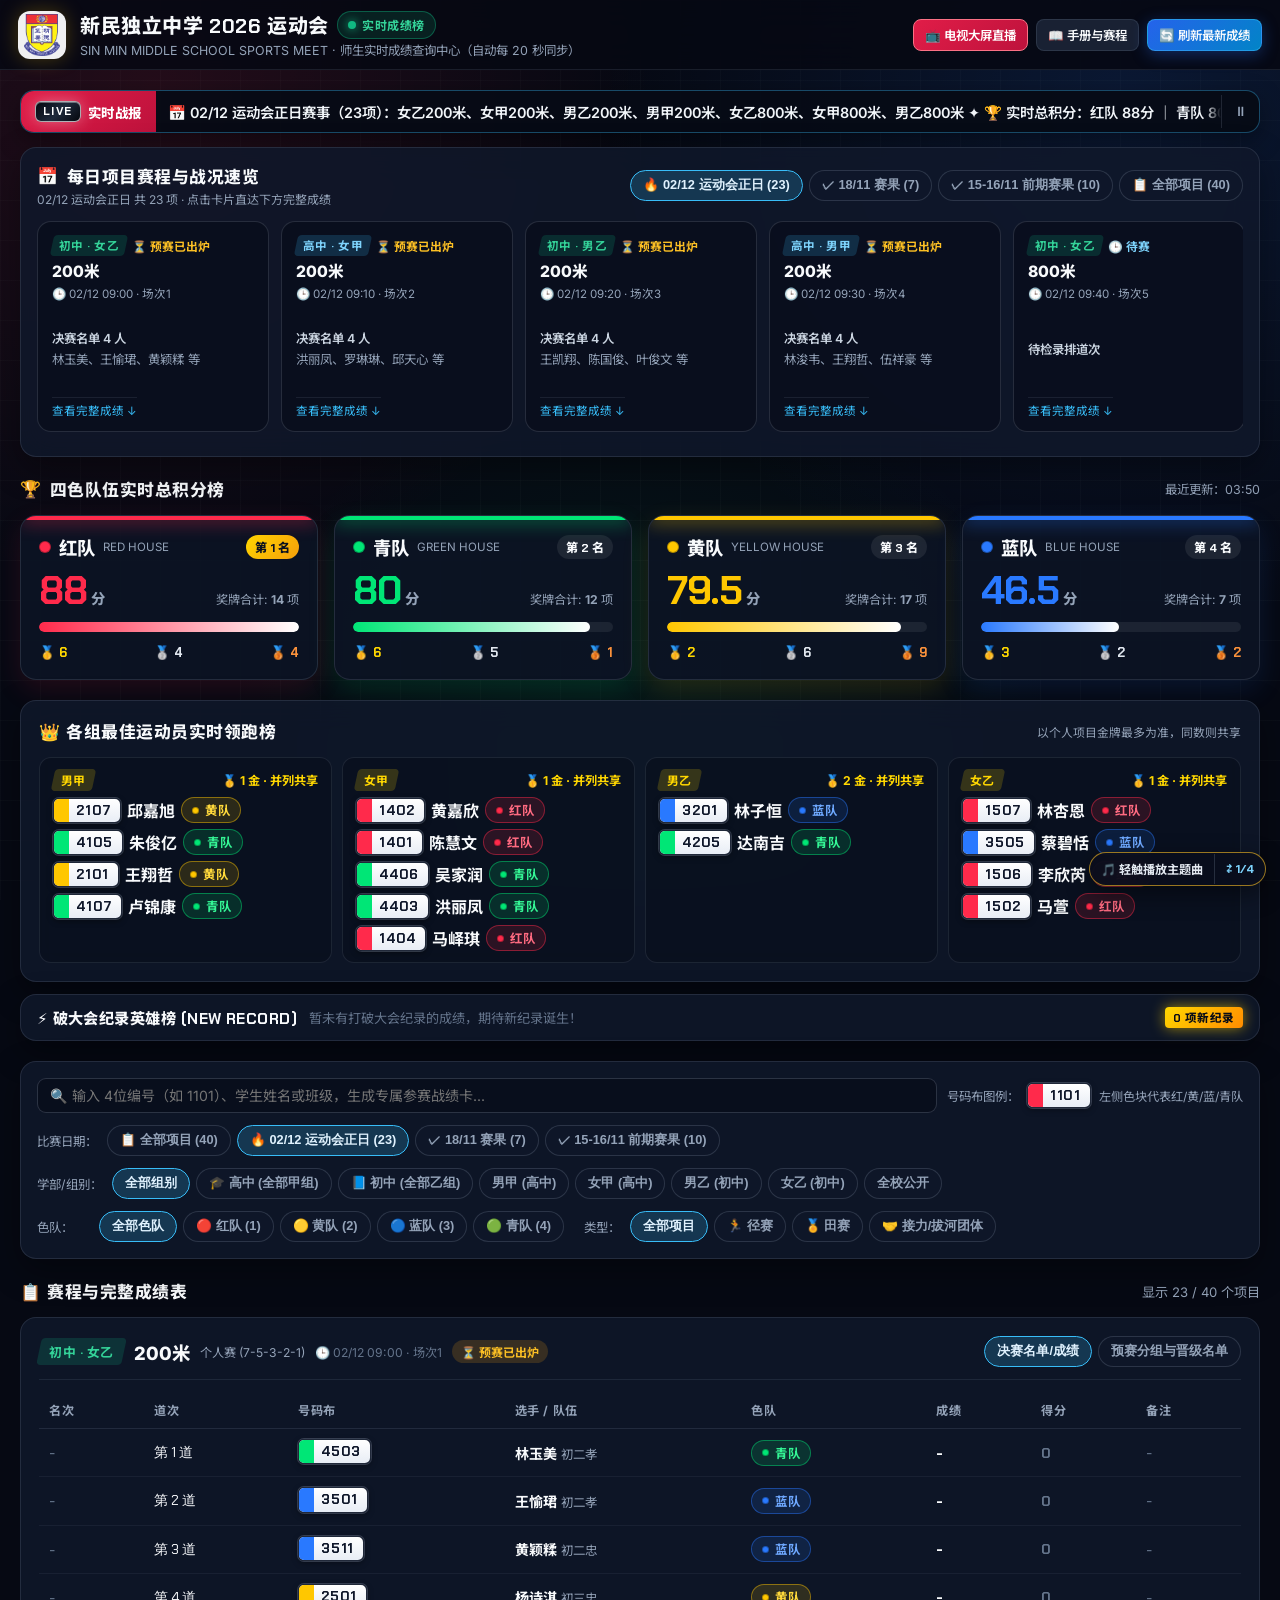
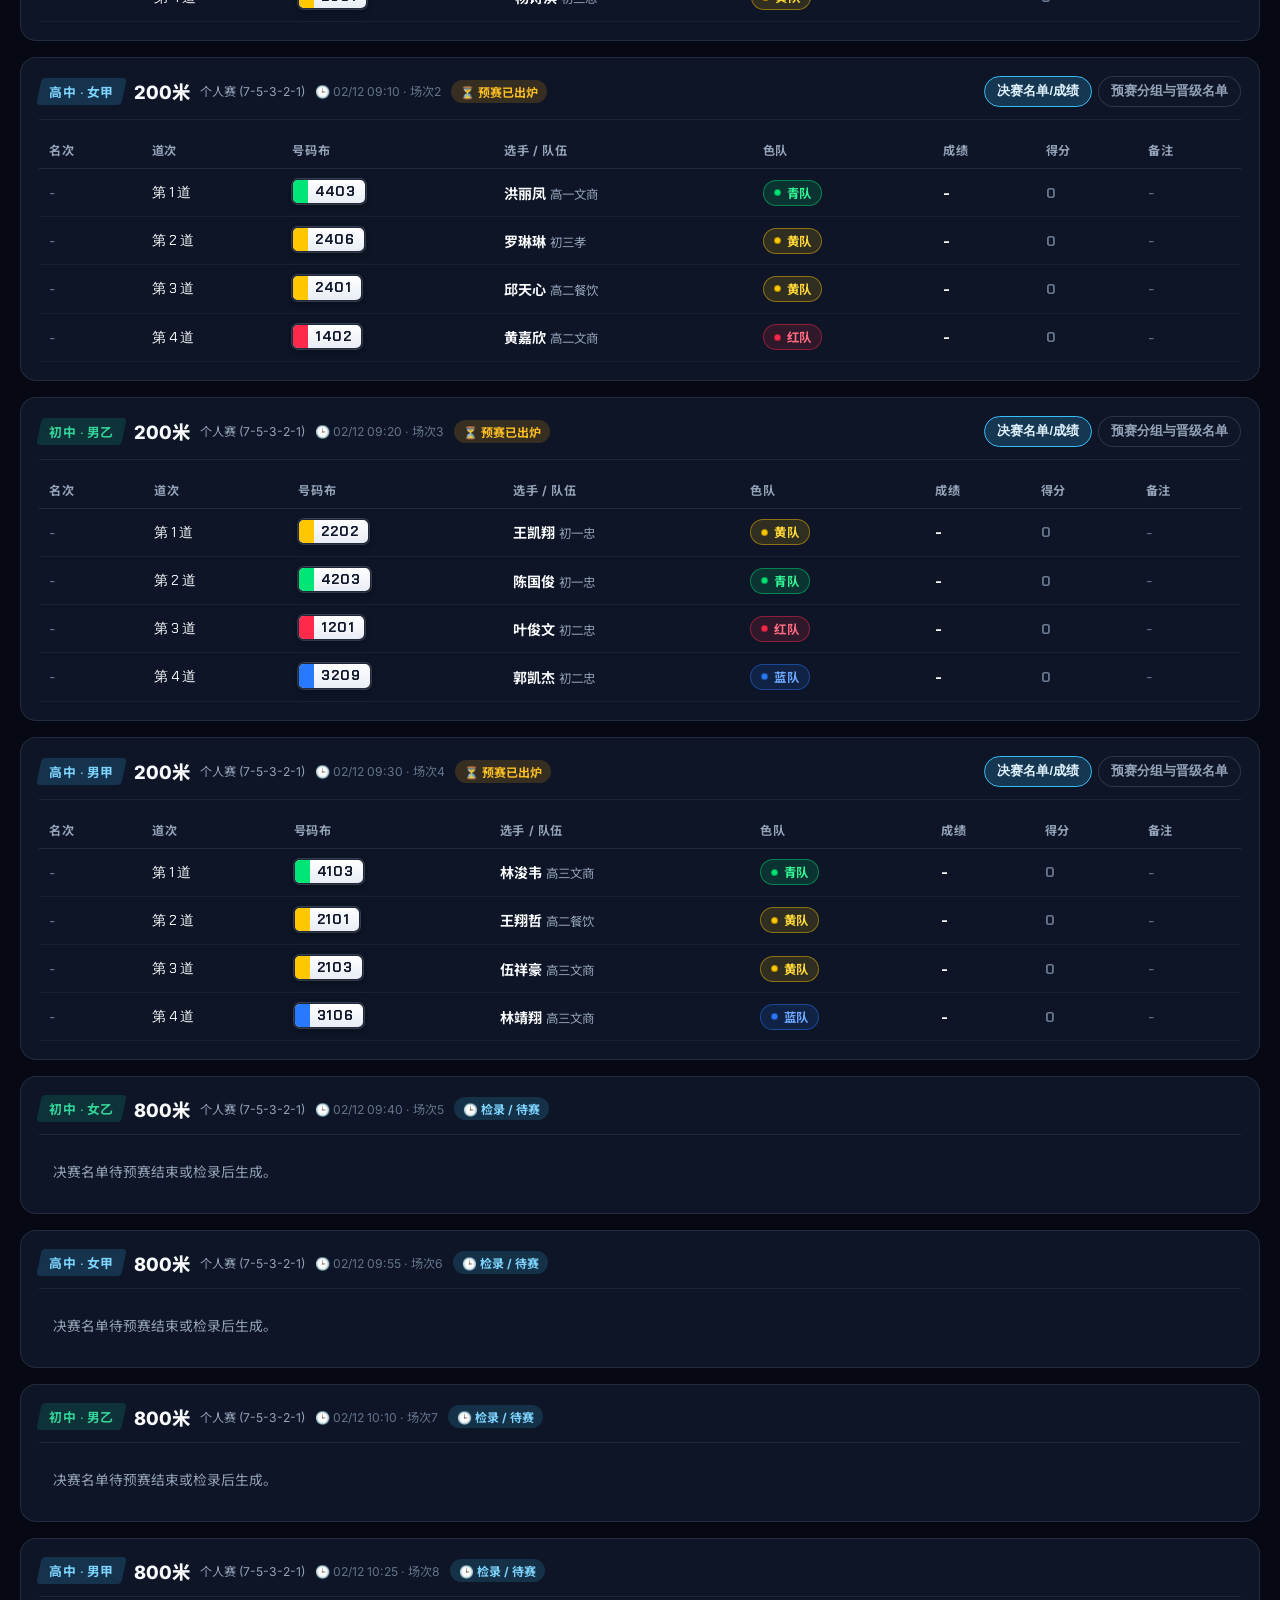
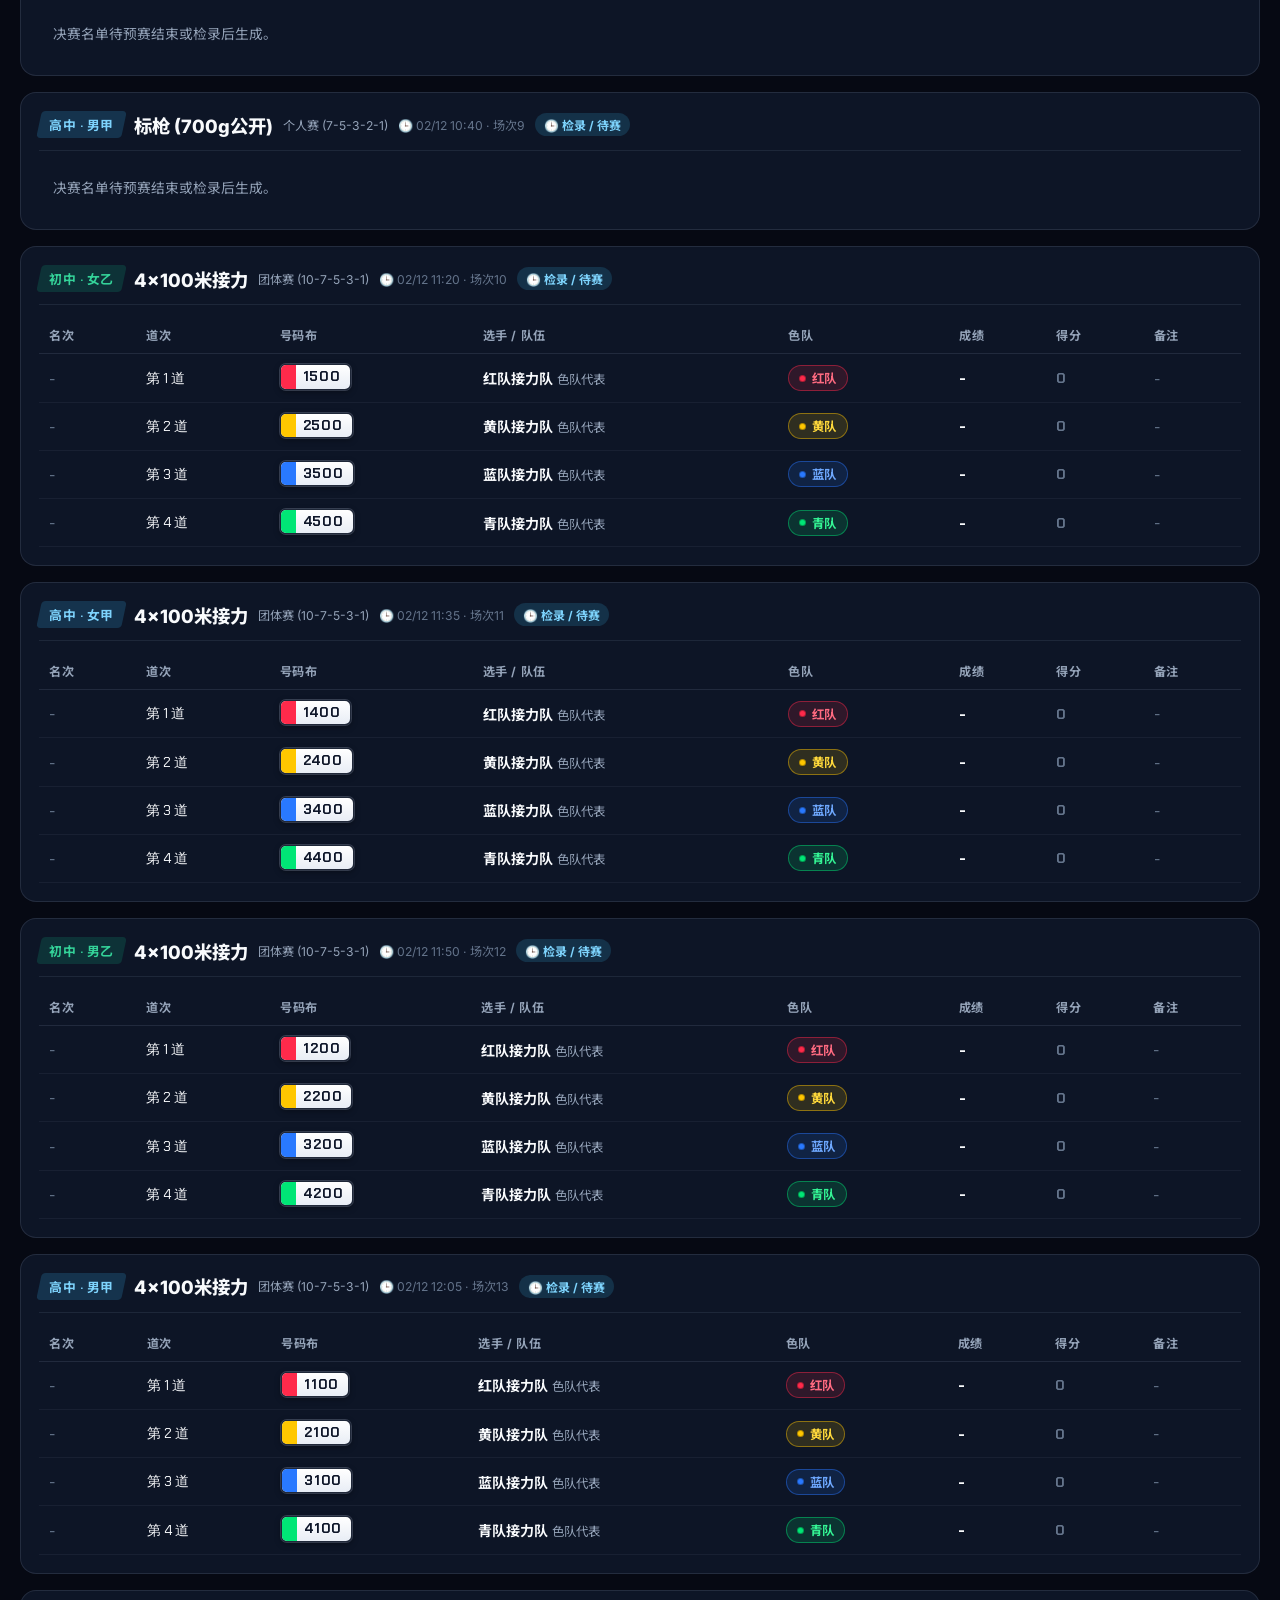
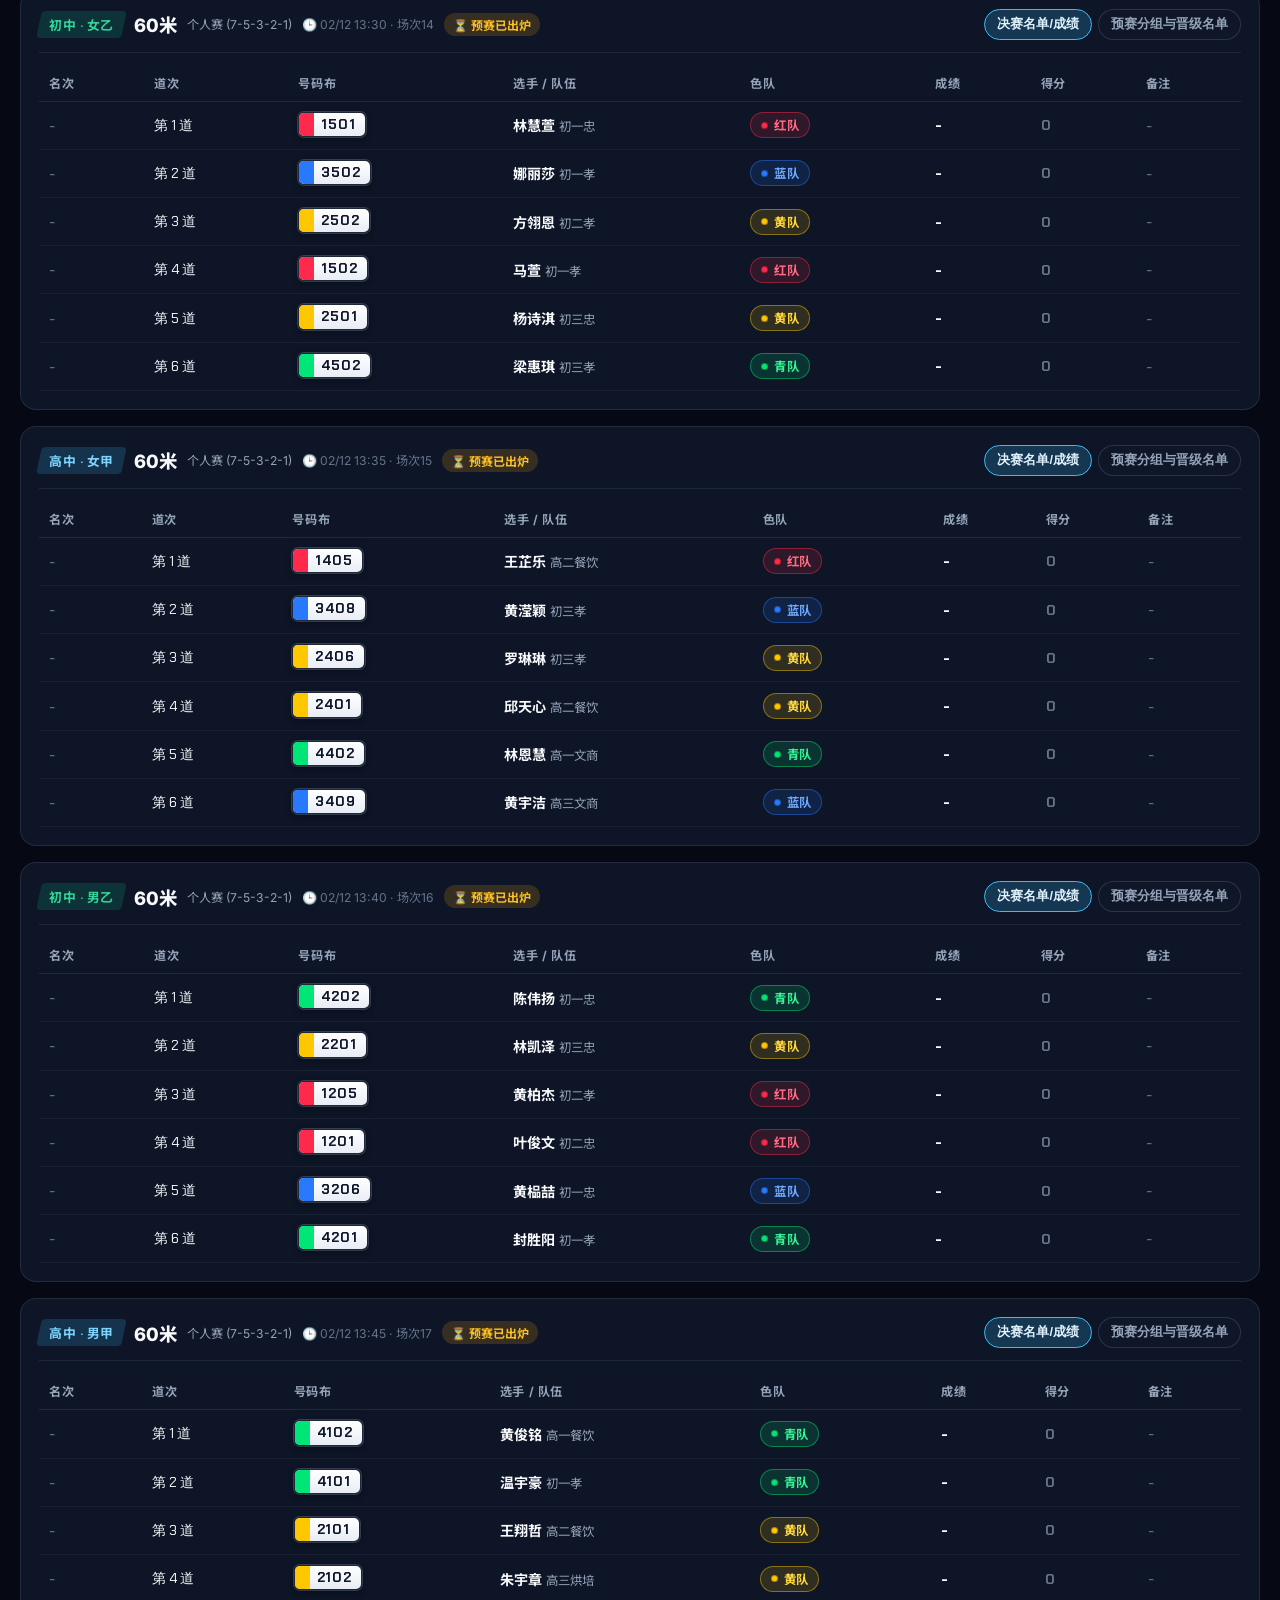
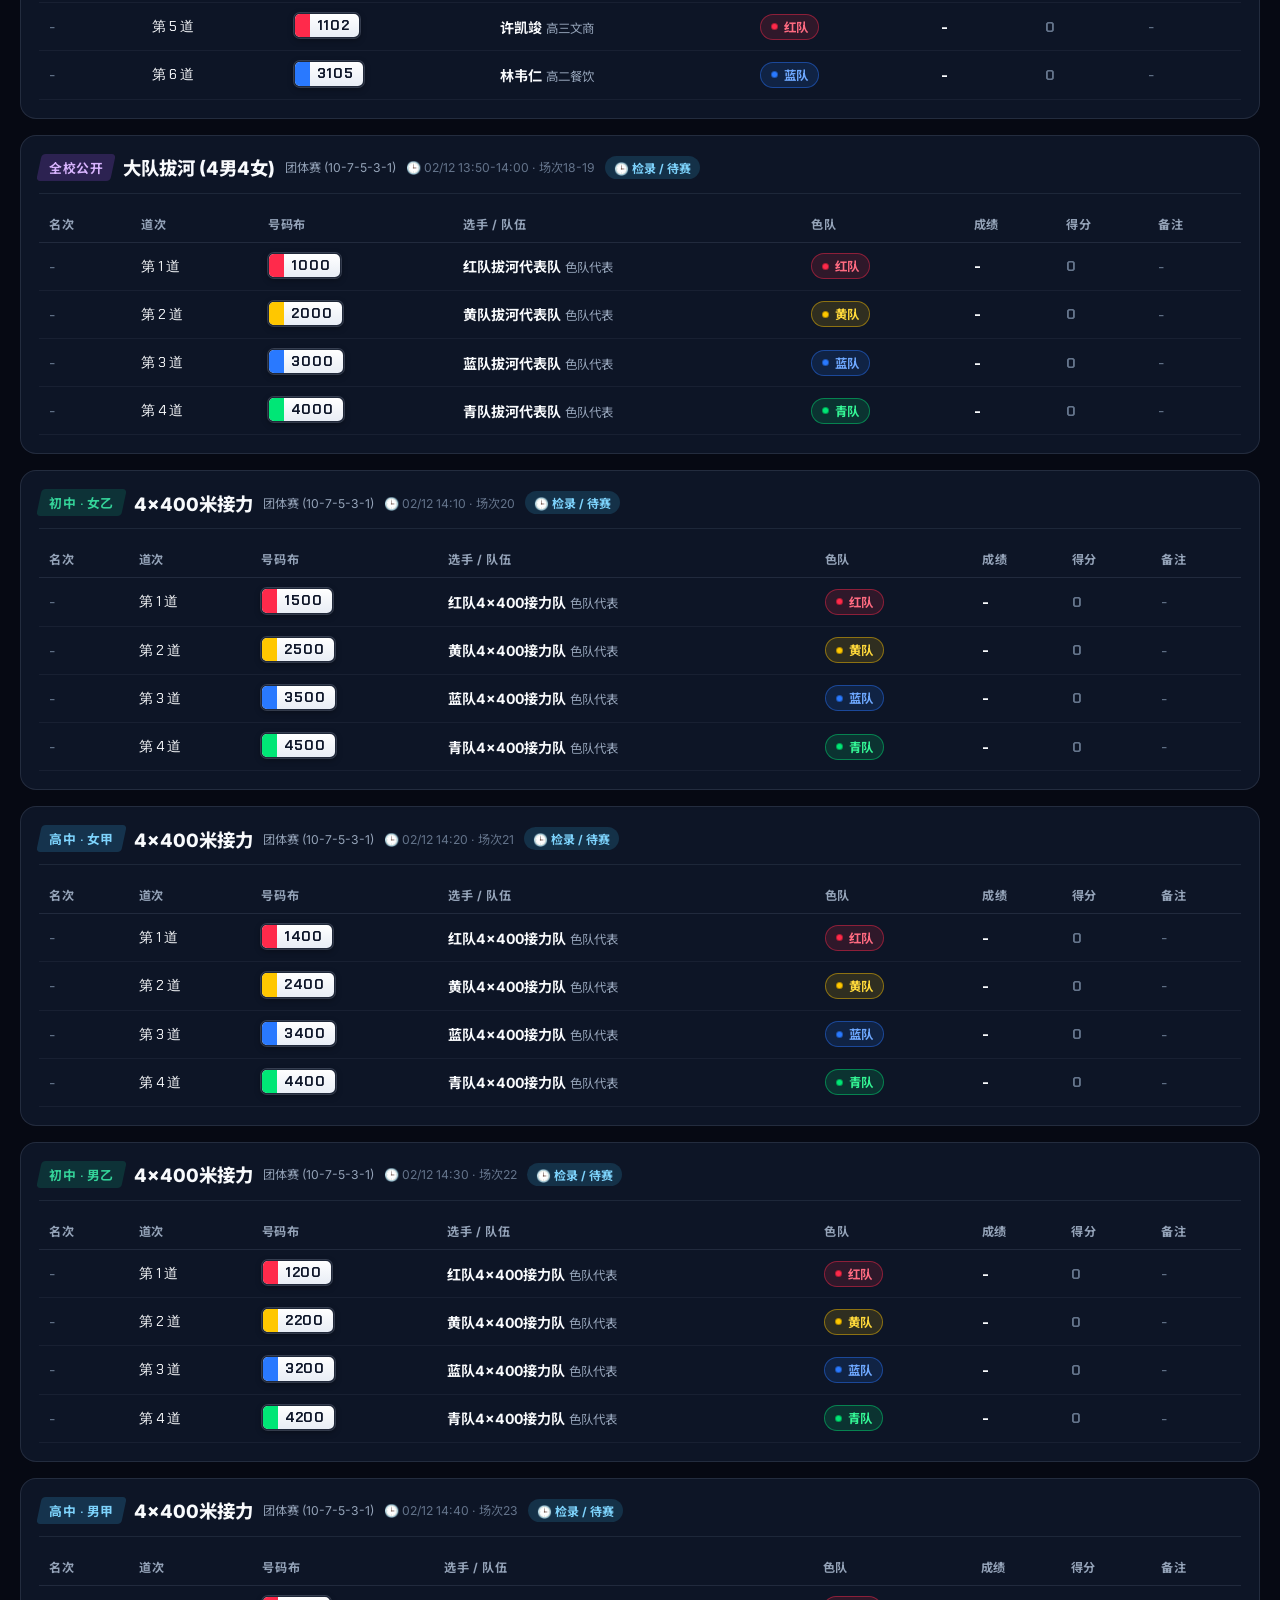
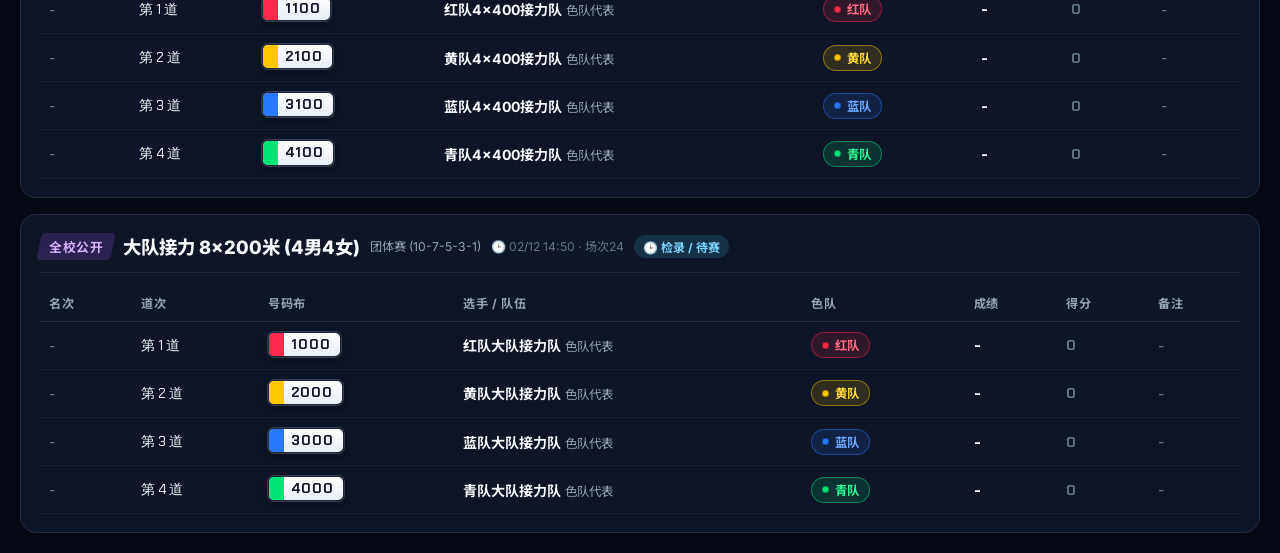
<file: live.html>
<!DOCTYPE html>
<html lang="zh-CN">

<head>
  <meta charset="UTF-8" />
  <meta name="viewport" content="width=device-width, initial-scale=1.0" />
  <title>新民独立中学 2026 运动会 · 师生实时查分榜</title>
  <link rel="preconnect" href="https://fonts.googleapis.com" />
  <link rel="preconnect" href="https://fonts.gstatic.com" crossorigin />
  <link
    href="https://fonts.googleapis.com/css2?family=Chakra+Petch:wght@600;700;800&family=Inter:wght@400;500;600;700&family=Noto+Sans+SC:wght@400;500;700;900&display=swap"
    rel="stylesheet" />
  <link rel="stylesheet" href="https://cdnjs.cloudflare.com/ajax/libs/animate.css/4.1.1/animate.min.css" />
  <link rel="stylesheet" href="./css/style.css?v=20261128v3" />
</head>

<body class="arena-bg">
  <!-- 纯净师生版顶部栏：无任何后台与设置入口 -->
  <header class="top-navbar">
    <div class="nav-inner">
      <div class="brand-area">
        <div class="school-logo-wrap">
          <img src="./Sin Min Logo.png" alt="新民独立中学校徽" />
        </div>
        <div class="brand-title">
          <h1>
            <span>新民独立中学 2026 运动会</span>
            <span class="live-dot" id="sync-status-badge">实时成绩榜</span>
          </h1>
          <p>SIN MIN MIDDLE SCHOOL SPORTS MEET · 师生实时成绩查询中心（自动每 20 秒同步）</p>
        </div>
      </div>

      <div class="nav-actions live-nav-actions">
        <a href="./tv-display.html?from=live" class="btn btn-sm"
          style="background:linear-gradient(135deg,#e11d48,#be123c); border-color:#fb7185; color:#ffffff; text-decoration:none;">📺
          电视大屏直播</a>
        <button class="btn btn-sm" id="btn-open-handbook">📖 手册与赛程</button>
        <button class="btn btn-sm btn-primary" id="btn-refresh-live">🔄 刷新最新成绩</button>
      </div>
    </div>
  </header>

  <main class="container">
    <!-- 顶部无缝 LIVE 慢速滚动战报条 -->
    <section class="public-live-ticker" id="public-live-ticker" aria-label="LIVE 实时战报滚动条" title="点击可暂停或继续滚动">
      <div class="public-ticker-badge">
        <span class="live-black-badge">LIVE</span>
        <span class="public-ticker-badge-text">实时战报</span>
      </div>
      <div class="public-ticker-viewport">
        <div class="public-ticker-track" id="public-ticker-track">
          <span class="public-ticker-copy">新民独立中学 2026 年度运动会实时战报加载中...</span>
          <span class="public-ticker-copy" aria-hidden="true">新民独立中学 2026 年度运动会实时战报加载中...</span>
        </div>
      </div>
      <button type="button" class="public-ticker-toggle" id="btn-ticker-toggle" aria-label="暂停滚动"
        title="点击暂停或继续滚动">⏸</button>
    </section>

    <!-- LIVE 滚动条正下方：每日项目速览与日期切换 -->
    <section class="glass-panel daily-spotlight-panel" id="daily-spotlight-section" aria-label="每日比赛项目速览">
      <div class="daily-spotlight-head">
        <div>
          <h2 class="section-title">
            <span>📅</span>
            <span>每日项目赛程与战况速览</span>
          </h2>
          <div style="font-size:0.75rem; color:var(--text-secondary); margin-top:2px;" id="daily-spotlight-subtitle">
            点击项目卡片直达下方完整成绩与名单</div>
        </div>
        <div class="filter-chips" id="daily-day-tabs"></div>
      </div>
      <div class="daily-cards-strip" id="daily-cards-strip"></div>
    </section>

    <!-- 置顶：四色队伍实时总积分榜 -->
    <section aria-label="四色队伍总积分榜">
      <div class="section-header">
        <h2 class="section-title">
          <span>🏆</span>
          <span>四色队伍实时总积分榜</span>
        </h2>
        <div style="font-size:0.78rem; color:var(--text-secondary);" id="last-updated-label">最近更新：-</div>
      </div>
      <div class="scoreboard-grid" id="scoreboard-grid"></div>
    </section>

    <!-- 荣耀聚焦：最佳运动员实时榜 & 破大会纪录英雄榜 -->
    <section class="spotlight-grid">
      <div class="glass-panel animate__animated animate__fadeInUp" style="padding:18px;">
        <div class="section-header">
          <h3 class="section-title">👑 各组最佳运动员实时领跑榜</h3>
          <span style="font-size:0.74rem; color:var(--text-secondary);">以个人项目金牌最多为准，同数则共享</span>
        </div>
        <div class="mvp-mini-grid" id="mvp-mini-grid"></div>
      </div>

      <div class="glass-panel records-horizontal-panel animate__animated animate__fadeInUp">
        <div class="records-horizontal-bar">
          <div class="records-horizontal-left">
            <h3 class="section-title" style="font-size:0.95rem;">⚡ 破大会纪录英雄榜 (NEW RECORD)</h3>
            <span class="records-empty-inline" id="records-empty-hint">暂未有打破大会纪录的成绩，期待新纪录诞生！</span>
          </div>
          <span class="badge-record" id="record-total-count">0 项新纪录</span>
        </div>
        <div id="records-spotlight-list" class="records-horizontal-items" style="display:none;"></div>
      </div>
    </section>

    <!-- 多维筛选器与学生个人编号检索 -->
    <section class="glass-panel filter-bar">
      <div class="filter-row" style="justify-content:space-between;">
        <div style="flex:1; min-width:240px; display:flex; gap:8px; align-items:center;">
          <input type="text" id="search-input" class="input-control" style="width:100%;"
            placeholder="🔍 输入 4位编号（如 1101）、学生姓名或班级，生成专属参赛战绩卡..." />
          <button class="btn btn-sm" id="btn-clear-search" style="display:none;">清除</button>
        </div>
        <div style="display:flex; gap:8px; align-items:center; flex-wrap:wrap;">
          <span style="font-size:0.78rem; color:var(--text-secondary);">号码布图例：</span>
          <span class="bib-badge bib-white"><span class="bib-color-block team-dot-red"></span><span
              class="bib-num-text">1101</span></span>
          <span style="font-size:0.76rem; color:var(--text-secondary);">左侧色块代表红/黄/蓝/青队</span>
        </div>
      </div>

      <div class="filter-row">
        <span style="font-size:0.78rem; color:var(--text-secondary); min-width:52px;">比赛日期：</span>
        <div class="filter-chips" id="filter-day"></div>
      </div>

      <div class="filter-row">
        <span style="font-size:0.78rem; color:var(--text-secondary); min-width:52px;">学部/组别：</span>
        <div class="filter-chips" id="filter-group">
          <button class="chip-btn active" data-val="all">全部组别</button>
          <button class="chip-btn" data-val="senior">🎓 高中 (全部甲组)</button>
          <button class="chip-btn" data-val="junior">📘 初中 (全部乙组)</button>
          <button class="chip-btn" data-val="男甲">男甲 (高中)</button>
          <button class="chip-btn" data-val="女甲">女甲 (高中)</button>
          <button class="chip-btn" data-val="男乙">男乙 (初中)</button>
          <button class="chip-btn" data-val="女乙">女乙 (初中)</button>
          <button class="chip-btn" data-val="公开">全校公开</button>
        </div>
      </div>

      <div class="filter-row">
        <span style="font-size:0.78rem; color:var(--text-secondary); min-width:52px;">色队：</span>
        <div class="filter-chips" id="filter-team">
          <button class="chip-btn active" data-val="all">全部色队</button>
          <button class="chip-btn" data-val="red">🔴 红队 (1)</button>
          <button class="chip-btn" data-val="yellow">🟡 黄队 (2)</button>
          <button class="chip-btn" data-val="blue">🔵 蓝队 (3)</button>
          <button class="chip-btn" data-val="green">🟢 青队 (4)</button>
        </div>

        <span style="font-size:0.78rem; color:var(--text-secondary); margin-left:10px;">类型：</span>
        <div class="filter-chips" id="filter-type">
          <button class="chip-btn active" data-val="all">全部项目</button>
          <button class="chip-btn" data-val="track">🏃 径赛</button>
          <button class="chip-btn" data-val="field">🏅 田赛</button>
          <button class="chip-btn" data-val="team">🤝 接力/拔河团体</button>
        </div>
      </div>
    </section>

    <!-- 个人专属参赛卡（仅搜索时出现） -->
    <section id="athlete-profile-card" style="display:none; margin-bottom:20px;"></section>

    <!-- 赛程与完整成绩表 -->
    <section>
      <div class="section-header">
        <h2 class="section-title">📋 赛程与完整成绩表</h2>
        <span style="font-size:0.82rem; color:var(--text-secondary);" id="events-count-label">共 0 个项目</span>
      </div>
      <div class="events-feed" id="events-feed"></div>
    </section>
  </main>

  <div class="modal-backdrop" id="handbook-modal">
    <div class="glass-panel modal-card" style="max-width:860px;">
      <div style="display:flex; justify-content:space-between; align-items:center; margin-bottom:14px;">
        <h3 style="margin:0;">📖 2026 运动会手册与正日赛程</h3>
        <button class="btn btn-sm" id="btn-close-handbook">关闭</button>
      </div>
      <div id="handbook-modal-body"></div>
    </div>
  </div>

  <script src="./js/core.js?v=20261128v3"></script>
  <script>
    (function () {
      var S = window.SinMinSports;
      var state = S.loadState();
      var filters = { day: S.getDefaultActiveDay(), group: 'all', team: 'all', type: 'all', query: '' };
      var activeStageTab = {}; // eventId -> 'final' | 'prelim'

      function renderAll(highlightAnimate) {
        S.renderPublicTopWidgets(state, filters);
        renderScoreboard(highlightAnimate);
        renderMvpAndRecords();
        renderAthleteSearchCard();
        renderEventsFeed();
        var updatedEl = document.getElementById('last-updated-label');
        if (updatedEl && state.meta && state.meta.updatedAt) {
          var d = new Date(state.meta.updatedAt);
          updatedEl.textContent = '最近更新：' + d.toLocaleTimeString('zh-CN', { hour: '2-digit', minute: '2-digit', hour12: false });
        }
      }

      function renderScoreboard(highlightAnimate) {
        var standings = S.computeStandings(state);
        var container = document.getElementById('scoreboard-grid');
        container.innerHTML = standings.rankedTeams.map(function (t) {
          var pct = Math.max(8, t.progressPct || 0);
          return (
            '<div class="house-card house-' + t.id + ' animate__animated ' + (highlightAnimate ? 'animate__pulse' : 'animate__fadeInUp') + '">' +
            '<div class="house-card-header">' +
            '<div style="display:flex; align-items:center; gap:8px;">' +
            '<span class="bib-dot team-dot-' + t.id + '" style="width:12px; height:12px;"></span>' +
            '<span style="font-size:1.15rem; font-weight:800;">' + S.escapeHtml(t.name) + '</span>' +
            '<span style="font-size:0.72rem; color:var(--text-secondary);">' + S.escapeHtml(t.enName) + '</span>' +
            '</div>' +
            '<span class="house-rank-badge ' + (t.rank === 1 ? 'house-rank-1' : '') + '">第 ' + t.rank + ' 名</span>' +
            '</div>' +
            '<div style="display:flex; align-items:baseline; justify-content:space-between;">' +
            '<div class="house-score-num" style="color:' + t.color + ';">' + t.points + '<span style="font-size:0.9rem; margin-left:4px; color:var(--text-secondary);">分</span></div>' +
            '<div style="font-size:0.76rem; color:var(--text-secondary);">奖牌合计: <strong>' + (t.gold + t.silver + t.bronze) + '</strong> 项</div>' +
            '</div>' +
            '<div class="house-progress-track">' +
            '<div class="house-progress-fill" style="width:' + pct + '%; background:linear-gradient(90deg, ' + t.color + ', #ffffff);"></div>' +
            '</div>' +
            '<div class="house-medals-row">' +
            '<span class="medal-chip" style="color:var(--gold);">🥇 ' + t.gold + '</span>' +
            '<span class="medal-chip" style="color:var(--silver);">🥈 ' + t.silver + '</span>' +
            '<span class="medal-chip" style="color:var(--bronze);">🥉 ' + t.bronze + '</span>' +
            '</div>' +
            '</div>'
          );
        }).join('');
      }

      function renderMvpAndRecords() {
        var standings = S.computeStandings(state);
        var mvpEl = document.getElementById('mvp-mini-grid');
        mvpEl.innerHTML = S.GROUP_ORDER.map(function (grp) {
          var info = standings.bestAthletes[grp];
          if (!info || info.leaders.length === 0) {
            return (
              '<div class="mvp-mini-card">' +
              '<div style="display:flex; justify-content:space-between; align-items:center;">' +
              '<span class="skew-tag" style="background:rgba(148,163,184,0.16); padding:2px 8px; font-size:0.74rem;"><span>' + grp + '</span></span>' +
              '<span style="font-size:0.74rem; color:var(--text-muted);">暂未产生个人金牌</span>' +
              '</div>' +
              '<div style="color:var(--text-muted); font-size:0.84rem;">等待决赛完赛...</div>' +
              '</div>'
            );
          }
          var namesHtml = info.leaders.map(function (l) {
            return '<div style="display:flex; align-items:center; gap:6px; flex-wrap:wrap;">' +
              S.renderBibHtml(l.bib, grp) +
              '<strong>' + S.escapeHtml(l.name) + '</strong>' +
              S.renderTeamPillHtml(l.team) +
              '</div>';
          }).join('');
          return (
            '<div class="mvp-mini-card">' +
            '<div style="display:flex; justify-content:space-between; align-items:center;">' +
            '<span class="skew-tag" style="background:rgba(255,215,0,0.18); color:#ffd700; padding:2px 8px; font-size:0.74rem;"><span>' + grp + '</span></span>' +
            '<span style="font-size:0.76rem; color:#ffd700; font-weight:700;">🥇 ' + info.maxGolds + ' 金' + (info.shared ? ' · 并列共享' : '') + '</span>' +
            '</div>' +
            namesHtml +
            '</div>'
          );
        }).join('');

        var recListEl = document.getElementById('records-spotlight-list');
        var recEmptyEl = document.getElementById('records-empty-hint');
        var recCountEl = document.getElementById('record-total-count');
        recCountEl.textContent = standings.recordsList.length + ' 项新纪录';
        if (standings.recordsList.length === 0) {
          if (recEmptyEl) recEmptyEl.style.display = '';
          recListEl.style.display = 'none';
          recListEl.innerHTML = '';
        } else {
          if (recEmptyEl) recEmptyEl.style.display = 'none';
          recListEl.style.display = 'grid';
          recListEl.innerHTML = standings.recordsList.map(function (r) {
            return (
              '<div style="display:flex; align-items:center; justify-content:space-between; gap:10px; padding:9px 12px; border-radius:10px; background:rgba(255,215,0,0.08); border:1px solid rgba(255,215,0,0.28);">' +
              '<div style="display:flex; align-items:center; gap:8px; flex-wrap:wrap;">' +
              '<span class="badge-record">NR</span>' +
              '<strong>' + S.escapeHtml(r.eventName) + '</strong>' +
              '<span>' + S.escapeHtml(r.name) + '</span>' +
              S.renderTeamPillHtml(r.team) +
              '</div>' +
              '<div style="text-align:right; font-family:var(--font-mono); white-space:nowrap;">' +
              '<strong style="color:var(--gold); font-size:0.95rem;">' + S.escapeHtml(r.newMark) + '</strong>' +
              '<div style="font-size:0.7rem; color:var(--text-secondary);">原纪录 ' + S.escapeHtml(r.oldMark) + '</div>' +
              '</div>' +
              '</div>'
            );
          }).join('');
        }
      }

      function renderAthleteSearchCard() {
        var box = document.getElementById('athlete-profile-card');
        var q = filters.query.trim().toLowerCase();
        if (!q) {
          box.style.display = 'none';
          box.innerHTML = '';
          return;
        }
        var matches = {};
        (state.events || []).forEach(function (ev) {
          var finalComputed = S.calculateEntries(ev.finalEntries || [], ev, true);
          var prelimInfo = S.computePrelimQualifiers(ev);

          function scanList(list, stageName) {
            list.forEach(function (entry) {
              var hay = [entry.bib, entry.name, entry.className].join(' ').toLowerCase();
              if (hay.indexOf(q) !== -1) {
                var key = (entry.bib || entry.name) + '_' + (entry.group || ev.group);
                if (!matches[key]) {
                  matches[key] = {
                    bib: entry.bib,
                    name: entry.name,
                    className: entry.className,
                    team: S.normalizeTeamId(entry.team),
                    group: entry.group || ev.group,
                    totalPoints: 0,
                    items: []
                  };
                }
                matches[key].totalPoints = Math.round((matches[key].totalPoints + (entry.points || 0)) * 100) / 100;
                matches[key].items.push({
                  eventName: ev.group + ' ' + ev.name,
                  stage: stageName,
                  lane: entry.lane,
                  mark: S.formatMarkDisplay(entry, ev),
                  rank: entry.rank || entry.heatRank || '-',
                  points: entry.points || 0,
                  isRecord: !!entry.isRecord,
                  status: entry.status || 'OK'
                });
              }
            });
          }
          scanList(finalComputed, '决赛');
          scanList(prelimInfo.entries, '预赛');
        });

        var list = Object.keys(matches).map(function (k) { return matches[k]; });
        if (list.length === 0) {
          box.style.display = 'block';
          box.innerHTML = '<div class="glass-panel" style="padding:16px; color:var(--text-secondary);">未找到与「' + S.escapeHtml(filters.query) + '」匹配的选手或编号。</div>';
          return;
        }

        box.style.display = 'block';
        box.innerHTML = list.slice(0, 4).map(function (ath) {
          return (
            '<div class="glass-panel animate__animated animate__fadeIn" style="padding:18px; margin-bottom:12px; border-color:rgba(56,189,248,0.45);">' +
            '<div style="display:flex; align-items:center; justify-content:space-between; flex-wrap:wrap; gap:12px; margin-bottom:12px;">' +
            '<div style="display:flex; align-items:center; gap:10px; flex-wrap:wrap;">' +
            S.renderBibHtml(ath.bib, ath.group) +
            '<strong style="font-size:1.2rem;">' + S.escapeHtml(ath.name) + '</strong>' +
            '<span style="color:var(--text-secondary); font-size:0.88rem;">' + S.escapeHtml(ath.className || '') + ' · ' + S.escapeHtml(ath.group) + '</span>' +
            S.renderTeamPillHtml(ath.team) +
            '</div>' +
            '<div style="font-family:var(--font-display); font-size:1.15rem; font-weight:800; color:var(--accent-cyan);">' +
            '为队伍贡献总分：' + ath.totalPoints + ' 分' +
            '</div>' +
            '</div>' +
            '<div style="display:grid; grid-template-columns:repeat(auto-fill, minmax(220px, 1fr)); gap:10px;">' +
            ath.items.map(function (it) {
              return (
                '<div style="padding:10px 12px; border-radius:10px; background:rgba(9,14,28,0.7); border:1px solid rgba(148,163,184,0.16);">' +
                '<div style="font-weight:700; font-size:0.88rem; margin-bottom:4px;">' + S.escapeHtml(it.eventName) + ' <span style="color:var(--accent-cyan); font-size:0.76rem;">[' + it.stage + ']</span></div>' +
                '<div style="font-size:0.82rem; color:var(--text-secondary);">第 ' + (it.lane || '-') + ' 道 · 成绩 <strong style="color:#fff;">' + S.escapeHtml(it.mark) + '</strong></div>' +
                '<div style="font-size:0.8rem; margin-top:4px; display:flex; justify-content:space-between;">' +
                '<span>名次：第 ' + it.rank + ' 名</span>' +
                '<span style="color:#34d399; font-weight:700;">' + (it.points ? ('+' + it.points + ' 分') : (it.status !== 'OK' ? it.status : '未计分')) + '</span>' +
                '</div>' +
                '</div>'
              );
            }).join('') +
            '</div>' +
            '</div>'
          );
        }).join('');
      }

      function renderEventsFeed() {
        var feedEl = document.getElementById('events-feed');
        var dnsMap = S.getDnsDisqualifications(state).warnings;
        var q = filters.query.trim().toLowerCase();

        var filteredEvents = (state.events || []).filter(function (ev) {
          if (filters.day && filters.day !== 'all' && S.getEventDayBucket(ev) !== filters.day) return false;
          if (filters.group !== 'all') {
            if (filters.group === 'senior' && ev.group !== '男甲' && ev.group !== '女甲') return false;
            else if (filters.group === 'junior' && ev.group !== '男乙' && ev.group !== '女乙') return false;
            else if (filters.group !== 'senior' && filters.group !== 'junior' && ev.group !== filters.group) return false;
          }
          if (filters.type !== 'all') {
            if (filters.type === 'team' && !ev.isTeam) return false;
            if (filters.type === 'track' && (ev.type !== 'track' || ev.isTeam)) return false;
            if (filters.type === 'field' && ev.type !== 'field') return false;
          }
          var allEntries = (ev.finalEntries || []).concat(ev.prelimEntries || []);
          if (filters.team !== 'all') {
            var hasTeam = allEntries.some(function (e) { return S.normalizeTeamId(e.team) === filters.team; });
            if (!hasTeam) return false;
          }
          if (q) {
            var hitEvent = (ev.name + ' ' + ev.group).toLowerCase().indexOf(q) !== -1;
            var hitEntry = allEntries.some(function (e) {
              return [e.bib, e.name, e.className].join(' ').toLowerCase().indexOf(q) !== -1;
            });
            if (!hitEvent && !hitEntry) return false;
          }
          return true;
        });

        document.getElementById('events-count-label').textContent = '显示 ' + filteredEvents.length + ' / ' + (state.events || []).length + ' 个项目';

        if (filteredEvents.length === 0) {
          feedEl.innerHTML = '<div class="glass-panel" style="padding:36px; text-align:center; color:var(--text-secondary);">' +
            '当前筛选条件下暂无赛事项目' +
            (filters.day !== 'all' ? '<div style="margin-top:12px;"><button type="button" class="chip-btn active" id="btn-show-all-days">查看全部 ' + (state.events || []).length + ' 个赛期项目</button></div>' : '') +
            '</div>';
          return;
        }

        feedEl.innerHTML = filteredEvents.map(function (ev) {
          var hasPrelims = ev.prelimEntries && ev.prelimEntries.length > 0;
          var hasFinals = ev.finalEntries && ev.finalEntries.length > 0;
          var stageMode = activeStageTab[ev.id] || (hasFinals ? 'final' : (hasPrelims ? 'prelim' : 'final'));

          var statusBadge = ev.status === 'finished'
            ? '<span style="padding:3px 9px; border-radius:999px; background:rgba(16,185,129,0.16); color:#34d399; font-size:0.75rem; font-weight:700;">✓ 决赛已完赛</span>'
            : (ev.status === 'prelims_done'
              ? '<span style="padding:3px 9px; border-radius:999px; background:rgba(245,158,11,0.18); color:#fbbf24; font-size:0.75rem; font-weight:700;">⏳ 预赛已出炉</span>'
              : '<span style="padding:3px 9px; border-radius:999px; background:rgba(56,189,248,0.16); color:#7dd3fc; font-size:0.75rem; font-weight:700;">🕒 检录 / 待赛</span>');

          var stageSwitchHtml = '';
          if (hasPrelims) {
            stageSwitchHtml = (
              '<div style="display:flex; gap:6px;">' +
              '<button class="chip-btn ' + (stageMode === 'final' ? 'active' : '') + '" data-stage-ev="' + ev.id + '" data-stage="final">决赛名单/成绩</button>' +
              '<button class="chip-btn ' + (stageMode === 'prelim' ? 'active' : '') + '" data-stage-ev="' + ev.id + '" data-stage="prelim">预赛分组与晋级名单</button>' +
              '</div>'
            );
          }

          var tableHtml = '';
          if (stageMode === 'prelim' && hasPrelims) {
            var pInfo = S.computePrelimQualifiers(ev);
            var pRows = pInfo.entries.filter(function (e) {
              return filters.team === 'all' || S.normalizeTeamId(e.team) === filters.team;
            });
            tableHtml = (
              '<table class="data-table">' +
              '<thead><tr><th>分组</th><th>道次</th><th>号码布</th><th>选手 / 班级</th><th>色队</th><th>成绩</th><th>组内名次</th><th>晋级</th></tr></thead>' +
              '<tbody>' +
              pRows.map(function (entry) {
                var qBadge = entry.qualBadge
                  ? '<span class="badge-q-big">✓ 晋级决赛</span>'
                  : '<span style="color:var(--text-muted);">-</span>';
                var dnsWarn = dnsMap[ev.id + '|' + entry.bib];
                return (
                  '<tr>' +
                  '<td>第 ' + (entry.heat || 1) + ' 组</td>' +
                  '<td style="font-family:var(--font-mono); font-weight:700;">' + (entry.lane || '-') + '</td>' +
                  '<td>' + S.renderBibHtml(entry.bib, entry.group || ev.group) + '</td>' +
                  '<td><strong>' + S.escapeHtml(entry.name) + '</strong> <span style="color:var(--text-secondary); font-size:0.78rem;">' + S.escapeHtml(entry.className || '') + '</span>' +
                  (dnsWarn ? '<div class="badge-status-warn" style="margin-top:4px;">' + S.escapeHtml(dnsWarn) + '</div>' : '') +
                  '</td>' +
                  '<td>' + S.renderTeamPillHtml(entry.team) + '</td>' +
                  '<td style="font-family:var(--font-mono); font-weight:700;">' + S.escapeHtml(S.formatMarkDisplay(entry, ev)) + '</td>' +
                  '<td>' + (entry.heatRank ? '第 ' + entry.heatRank + ' 名' : '-') + '</td>' +
                  '<td>' + qBadge + '</td>' +
                  '</tr>'
                );
              }).join('') +
              '</tbody>' +
              '</table>'
            );
          } else {
            var fComputed = S.calculateEntries(ev.finalEntries || [], ev, true).filter(function (e) {
              return filters.team === 'all' || S.normalizeTeamId(e.team) === filters.team;
            });
            if (fComputed.length === 0) {
              tableHtml = '<div style="padding:14px; color:var(--text-secondary); font-size:0.86rem;">决赛名单待预赛结束或检录后生成。</div>';
            } else {
              tableHtml = (
                '<table class="data-table">' +
                '<thead><tr><th>名次</th><th>道次</th><th>号码布</th><th>选手 / 队伍</th><th>色队</th><th>成绩' + (ev.type === 'field' ? ' (试跳/投实录)' : '') + '</th><th>得分</th><th>备注</th></tr></thead>' +
                '<tbody>' +
                fComputed.map(function (entry) {
                  var rankCell = entry.rank === 1 ? '<span class="rank-medal-1">🥇 1</span>'
                    : (entry.rank === 2 ? '<span class="rank-medal-2">🥈 2</span>'
                      : (entry.rank === 3 ? '<span class="rank-medal-3">🥉 3</span>'
                        : (entry.rank ? '<strong>' + entry.rank + '</strong>' : '<span style="color:var(--text-muted);">-</span>')));
                  if (entry.isTied && entry.rank) rankCell += ' <span style="font-size:0.72rem; color:#fbbf24;">(并列)</span>';

                  var fieldDetail = S.renderFieldDetailsHtml(entry, ev);

                  var badges = [];
                  if (entry.isRecord) badges.push('<span class="badge-record">NEW RECORD</span>');
                  var dnsWarn = dnsMap[ev.id + '|' + entry.bib];
                  if (dnsWarn) badges.push('<span class="badge-status-warn">' + S.escapeHtml(dnsWarn) + '</span>');

                  return (
                    '<tr>' +
                    '<td>' + rankCell + '</td>' +
                    '<td style="font-family:var(--font-mono);">第 ' + (entry.lane || '-') + ' 道</td>' +
                    '<td>' + S.renderBibHtml(entry.bib, entry.group || ev.group) + '</td>' +
                    '<td><strong>' + S.escapeHtml(entry.name) + '</strong> <span style="color:var(--text-secondary); font-size:0.78rem;">' + S.escapeHtml(entry.className || '') + '</span></td>' +
                    '<td>' + S.renderTeamPillHtml(entry.team) + '</td>' +
                    '<td style="font-family:var(--font-mono); font-weight:800; font-size:0.96rem;">' + S.escapeHtml(S.formatMarkDisplay(entry, ev)) + fieldDetail + '</td>' +
                    '<td style="font-family:var(--font-display); font-weight:800; color:' + (entry.points > 0 ? '#34d399' : 'var(--text-muted)') + ';">' + (entry.points > 0 ? '+' + entry.points : '0') + '</td>' +
                    '<td><div style="display:flex; gap:5px; flex-wrap:wrap;">' + (badges.join('') || '<span style="color:var(--text-muted);">-</span>') + '</div></td>' +
                    '</tr>'
                  );
                }).join('') +
                '</tbody>' +
                '</table>'
              );
            }
          }

          return (
            '<article id="event-card-' + S.escapeHtml(ev.id) + '" class="event-card animate__animated animate__fadeIn">' +
            '<div class="event-card-head">' +
            '<div style="display:flex; align-items:center; gap:10px; flex-wrap:wrap;">' +
            '<span class="skew-tag" style="background:' + (S.getDivisionLabel(ev.group) === '高中' ? 'rgba(56,189,248,0.18); color:#7dd3fc;' : (S.getDivisionLabel(ev.group) === '全校公开' ? 'rgba(168,85,247,0.2); color:#d8b4fe;' : 'rgba(16,185,129,0.18); color:#34d399;')) + ' padding:4px 10px; font-size:0.8rem;"><span>' + (ev.group === '公开' ? '全校公开' : S.getDivisionLabel(ev.group) + ' · ' + S.escapeHtml(ev.group)) + '</span></span>' +
            '<h3 style="margin:0; font-size:1.15rem; font-weight:800;">' + S.escapeHtml(ev.name) + '</h3>' +
            '<span style="font-size:0.76rem; color:var(--text-secondary);">' + (ev.isTeam ? '团体赛 (10-7-5-3-1)' : '个人赛 (7-5-3-2-1)') + '</span>' +
            (ev.scheduleTime ? '<span style="font-size:0.76rem; color:var(--text-muted);">🕒 ' + S.escapeHtml(ev.scheduleTime) + '</span>' : '') +
            statusBadge +
            '</div>' +
            '<div style="display:flex; align-items:center; gap:10px; flex-wrap:wrap;">' +
            (ev.recordMark ? '<span style="font-size:0.78rem; color:#fcd34d;">大会纪录：<strong>' + S.escapeHtml(ev.recordMark) + '</strong> ' + S.escapeHtml(ev.recordHolder || '') + '</span>' : '') +
            stageSwitchHtml +
            '</div>' +
            '</div>' +
            '<div class="data-table-wrap">' + tableHtml + '</div>' +
            S.renderEventPhotoHtml(ev) +
            '</article>'
          );
        }).join('');
      }

      // 筛选与检索绑定
      function setupChipFilter(containerId, key) {
        var wrap = document.getElementById(containerId);
        wrap.addEventListener('click', function (e) {
          var btn = e.target.closest('button[data-val]');
          if (!btn) return;
          wrap.querySelectorAll('.chip-btn').forEach(function (b) { b.classList.remove('active'); });
          btn.classList.add('active');
          filters[key] = btn.getAttribute('data-val');
          renderAthleteSearchCard();
          renderEventsFeed();
        });
      }
      setupChipFilter('filter-group', 'group');
      setupChipFilter('filter-team', 'team');
      setupChipFilter('filter-type', 'type');
      S.bindPublicDayAndJump(function () { return state; }, filters, function () {
        renderAthleteSearchCard();
        renderEventsFeed();
      });

      var searchInput = document.getElementById('search-input');
      var clearBtn = document.getElementById('btn-clear-search');
      searchInput.addEventListener('input', function () {
        filters.query = searchInput.value;
        clearBtn.style.display = filters.query ? 'inline-flex' : 'none';
        renderAthleteSearchCard();
        renderEventsFeed();
      });
      clearBtn.addEventListener('click', function () {
        searchInput.value = '';
        filters.query = '';
        clearBtn.style.display = 'none';
        renderAthleteSearchCard();
        renderEventsFeed();
      });

      document.getElementById('events-feed').addEventListener('click', function (e) {
        var btn = e.target.closest('button[data-stage-ev]');
        if (!btn) return;
        var evId = btn.getAttribute('data-stage-ev');
        activeStageTab[evId] = btn.getAttribute('data-stage');
        renderEventsFeed();
      });

      // 接收跨标签页更新与云端同步
      S.subscribeSync(function (newState) {
        state = newState;
        renderAll(true);
        S.showToast('⚡ 赛果已实时同步更新');
      });

      function checkRemoteLiveState(silent) {
        S.fetchFromRemoteStateJson('', state, !silent).then(function (res) {
          if (res && res.updated && res.state) {
            state = res.state;
            S.saveState(state, false, true);
            renderAll(true);
            if (!silent) S.showToast('✓ 已同步最新赛事成绩');
          } else if (!silent) {
            S.showToast('当前已是最新成绩');
          }
        }).catch(function () {
          if (!silent) S.showToast('当前离线或暂无更新');
        });
      }

      document.getElementById('btn-refresh-live').addEventListener('click', function () {
        checkRemoteLiveState(false);
      });

      var hbModal = document.getElementById('handbook-modal');
      var hbBody = document.getElementById('handbook-modal-body');
      document.getElementById('btn-open-handbook').addEventListener('click', function () {
        hbBody.innerHTML = S.renderHandbookHtml();
        hbModal.classList.add('open');
      });
      document.getElementById('btn-close-handbook').addEventListener('click', function () {
        hbModal.classList.remove('open');
      });
      hbModal.addEventListener('click', function (e) {
        if (e.target === hbModal) hbModal.classList.remove('open');
      });

      renderAll(false);
      checkRemoteLiveState(true);
      setInterval(function () { checkRemoteLiveState(true); }, 20000);
      S.initBgMusicPlayer({ defaultVolume: 0.30 });
    })();
  </script>
</body>

</html>
</file>
<file: css/style.css>
/* ==========================================================================
   新民独立中学 (Sin Min Middle School) 2026 运动会系统
   Broadcast-Grade Dark Sports Theme + Animate.css Integration
   ========================================================================== */

:root {
  --bg-deep: #060913;
  --bg-panel: #0d1424;
  --bg-card: rgba(16, 24, 42, 0.86);
  --bg-card-hover: rgba(22, 33, 58, 0.95);
  --border-subtle: rgba(148, 163, 184, 0.16);
  --border-glow: rgba(56, 189, 248, 0.38);

  --text-primary: #f8fafc;
  --text-secondary: #94a3b8;
  --text-muted: #64748b;

  /* 四色队伍高对比色彩系统 */
  --team-red: #ff2a4b;
  --team-red-glow: rgba(255, 42, 75, 0.45);
  --team-red-soft: rgba(255, 42, 75, 0.14);

  --team-yellow: #ffc700;
  --team-yellow-glow: rgba(255, 199, 0, 0.45);
  --team-yellow-soft: rgba(255, 199, 0, 0.14);

  --team-blue: #2979ff;
  --team-blue-glow: rgba(41, 121, 255, 0.45);
  --team-blue-soft: rgba(41, 121, 255, 0.14);

  --team-green: #00e676;
  --team-green-glow: rgba(0, 230, 118, 0.45);
  --team-green-soft: rgba(0, 230, 118, 0.14);

  /* 奖牌与纪录色 */
  --gold: #ffd700;
  --silver: #e2e8f0;
  --bronze: #fb923c;
  --record-gold: #ffdf4d;
  --accent-cyan: #38bdf8;
  --danger: #ef4444;
  --success: #10b981;
  --warning: #f59e0b;

  --font-display: 'Chakra Petch', 'Noto Sans SC', system-ui, sans-serif;
  --font-body: 'Inter', 'Noto Sans SC', system-ui, -apple-system, sans-serif;
  --font-mono: 'Chakra Petch', 'JetBrains Mono', ui-monospace, monospace;
}

*,
*::before,
*::after {
  box-sizing: border-box;
}

html, body {
  margin: 0;
  padding: 0;
  background-color: var(--bg-deep);
  color: var(--text-primary);
  font-family: var(--font-body);
  -webkit-font-smoothing: antialiased;
  min-height: 100vh;
}

/* 体育场馆科技感背景网格与氛围光晕 */
.arena-bg {
  background-image:
    radial-gradient(circle at 12% 10%, rgba(255, 42, 75, 0.12), transparent 36%),
    radial-gradient(circle at 88% 12%, rgba(41, 121, 255, 0.14), transparent 38%),
    radial-gradient(circle at 50% 85%, rgba(0, 230, 118, 0.08), transparent 42%),
    linear-gradient(rgba(148, 163, 184, 0.03) 1px, transparent 1px),
    linear-gradient(90deg, rgba(148, 163, 184, 0.03) 1px, transparent 1px);
  background-size: 100% 100%, 100% 100%, 100% 100%, 40px 40px, 40px 40px;
  background-attachment: fixed;
}

/* 滚动条美化 */
::-webkit-scrollbar {
  width: 8px;
  height: 8px;
}
::-webkit-scrollbar-track {
  background: rgba(15, 23, 42, 0.6);
}
::-webkit-scrollbar-thumb {
  background: rgba(100, 116, 139, 0.45);
  border-radius: 999px;
}
::-webkit-scrollbar-thumb:hover {
  background: rgba(148, 163, 184, 0.7);
}

/* ==========================================================================
   通用组件：毛玻璃卡片、斜切竞技标签、按钮、号码布
   ========================================================================== */
.glass-panel {
  background: var(--bg-card);
  border: 1px solid var(--border-subtle);
  backdrop-filter: blur(16px);
  -webkit-backdrop-filter: blur(16px);
  border-radius: 16px;
  box-shadow: 0 12px 32px rgba(0, 0, 0, 0.36);
}

.skew-tag {
  display: inline-flex;
  align-items: center;
  justify-content: center;
  transform: skewX(-12deg);
  border-radius: 4px;
  font-family: var(--font-display);
  font-weight: 700;
  letter-spacing: 0.04em;
}
.skew-tag > * {
  transform: skewX(12deg);
}

/* 校徽展示 */
.school-logo-wrap {
  width: 48px;
  height: 48px;
  border-radius: 12px;
  background: rgba(255, 255, 255, 0.94);
  padding: 3px;
  display: flex;
  align-items: center;
  justify-content: center;
  box-shadow: 0 0 20px rgba(255, 199, 0, 0.25);
  flex-shrink: 0;
}
.school-logo-wrap img {
  width: 100%;
  height: 100%;
  object-fit: contain;
}

/* 仿真号码布（左侧饱满色块代表队伍 + 右侧白底黑字编号） */
.bib-badge {
  display: inline-flex;
  align-items: stretch;
  padding: 0;
  border-radius: 6px;
  font-family: var(--font-mono);
  font-weight: 800;
  font-size: 0.86rem;
  letter-spacing: 0.06em;
  line-height: 1.25;
  border: 1.5px solid rgba(15, 23, 42, 0.92);
  box-shadow: 0 0 0 1px rgba(148, 163, 184, 0.3), 0 2px 6px rgba(0, 0, 0, 0.38);
  overflow: hidden;
  position: relative;
  white-space: nowrap;
}
.bib-badge.bib-white {
  background: linear-gradient(180deg, #ffffff 0%, #e8edf5 100%);
  color: #0f172a;
}
.bib-badge .bib-color-block {
  width: 15px;
  flex-shrink: 0;
  display: inline-block;
}
.bib-badge .bib-num-text {
  padding: 3px 9px 3px 7px;
  color: #0f172a;
  background: transparent;
}
.tv-lane-row .bib-badge {
  font-size: 1.05rem;
}
.tv-lane-row .bib-badge .bib-color-block {
  width: 19px;
}
.tv-lane-row .bib-badge .bib-num-text {
  padding: 4px 11px 4px 9px;
}
.bib-dot {
  width: 7px;
  height: 7px;
  border-radius: 50%;
  flex-shrink: 0;
  display: inline-block;
  border: 1px solid rgba(0, 0, 0, 0.3);
}

/* 队伍色卡徽章 */
.team-pill {
  display: inline-flex;
  align-items: center;
  gap: 6px;
  padding: 3px 10px;
  border-radius: 999px;
  font-size: 0.78rem;
  font-weight: 700;
  letter-spacing: 0.02em;
  white-space: nowrap;
}
.team-pill.team-red { background: var(--team-red-soft); color: #ff6b81; border: 1px solid rgba(255, 42, 75, 0.45); }
.team-pill.team-yellow { background: var(--team-yellow-soft); color: #ffd93b; border: 1px solid rgba(255, 199, 0, 0.45); }
.team-pill.team-blue { background: var(--team-blue-soft); color: #6ea8fe; border: 1px solid rgba(41, 121, 255, 0.45); }
.team-pill.team-green { background: var(--team-green-soft); color: #34f595; border: 1px solid rgba(0, 230, 118, 0.45); }

.team-dot-red { background-color: var(--team-red); }
.team-dot-yellow { background-color: var(--team-yellow); }
.team-dot-blue { background-color: var(--team-blue); }
.team-dot-green { background-color: var(--team-green); }

/* 晋级与破纪录徽章 */
.badge-q-big {
  display: inline-flex;
  align-items: center;
  justify-content: center;
  min-width: 24px;
  padding: 2px 7px;
  border-radius: 4px;
  background: rgba(16, 185, 129, 0.22);
  border: 1px solid #10b981;
  color: #34d399;
  font-family: var(--font-mono);
  font-weight: 800;
  font-size: 0.78rem;
}
.badge-q-small {
  display: inline-flex;
  align-items: center;
  justify-content: center;
  min-width: 24px;
  padding: 2px 7px;
  border-radius: 4px;
  background: rgba(245, 158, 11, 0.2);
  border: 1px solid #f59e0b;
  color: #fbbf24;
  font-family: var(--font-mono);
  font-weight: 800;
  font-size: 0.78rem;
}
.badge-record {
  display: inline-flex;
  align-items: center;
  gap: 4px;
  padding: 2px 8px;
  border-radius: 4px;
  background: linear-gradient(135deg, #ffd700 0%, #ff8c00 100%);
  color: #090d16;
  font-family: var(--font-display);
  font-weight: 800;
  font-size: 0.72rem;
  letter-spacing: 0.05em;
  box-shadow: 0 0 14px rgba(255, 215, 0, 0.6);
  animation: pulseGlow 1.6s infinite;
}
.badge-wind {
  display: inline-flex;
  align-items: center;
  padding: 1px 6px;
  border-radius: 4px;
  background: rgba(244, 63, 94, 0.16);
  border: 1px solid rgba(244, 63, 94, 0.4);
  color: #fda4af;
  font-size: 0.72rem;
  font-family: var(--font-mono);
}

.badge-status-warn {
  display: inline-flex;
  align-items: center;
  padding: 2px 7px;
  border-radius: 4px;
  background: rgba(239, 68, 68, 0.22);
  border: 1px solid rgba(239, 68, 68, 0.55);
  color: #fca5a5;
  font-size: 0.74rem;
  font-weight: 700;
}

@keyframes pulseGlow {
  0%, 100% { box-shadow: 0 0 10px rgba(255, 215, 0, 0.55); transform: scale(1); }
  50% { box-shadow: 0 0 22px rgba(255, 215, 0, 0.95); transform: scale(1.04); }
}

/* 按钮体系 */
.btn {
  display: inline-flex;
  align-items: center;
  justify-content: center;
  gap: 8px;
  padding: 9px 16px;
  border-radius: 10px;
  border: 1px solid var(--border-subtle);
  background: rgba(30, 41, 59, 0.8);
  color: var(--text-primary);
  font-family: var(--font-body);
  font-size: 0.875rem;
  font-weight: 600;
  cursor: pointer;
  transition: all 0.2s cubic-bezier(0.22, 1, 0.36, 1);
  text-decoration: none;
  white-space: nowrap;
}
.btn:hover {
  background: rgba(51, 65, 85, 0.95);
  border-color: rgba(148, 163, 184, 0.4);
  transform: translateY(-1px);
}
.btn:active {
  transform: translateY(0);
}
.btn-primary {
  background: linear-gradient(135deg, #2563eb 0%, #0284c7 100%);
  border-color: rgba(56, 189, 248, 0.5);
  box-shadow: 0 4px 16px rgba(37, 99, 235, 0.35);
}
.btn-primary:hover {
  background: linear-gradient(135deg, #3b82f6 0%, #0ea5e9 100%);
  box-shadow: 0 6px 22px rgba(56, 189, 248, 0.45);
}
.btn-gold {
  background: linear-gradient(135deg, #f59e0b 0%, #d97706 100%);
  border-color: rgba(255, 215, 0, 0.5);
  color: #0b1120;
  font-weight: 800;
  box-shadow: 0 4px 18px rgba(245, 158, 11, 0.35);
}
.btn-gold:hover {
  background: linear-gradient(135deg, #fbbf24 0%, #f59e0b 100%);
}
.btn-emerald {
  background: linear-gradient(135deg, #059669 0%, #10b981 100%);
  border-color: rgba(52, 211, 153, 0.5);
  box-shadow: 0 4px 16px rgba(16, 185, 129, 0.3);
}
.btn-emerald:hover {
  background: linear-gradient(135deg, #10b981 0%, #34d399 100%);
}
.btn-danger {
  background: linear-gradient(135deg, #dc2626 0%, #e11d48 100%);
  border-color: rgba(251, 113, 133, 0.45);
}
.btn-sm {
  padding: 6px 11px;
  font-size: 0.78rem;
  border-radius: 8px;
}
.btn-lg {
  padding: 13px 22px;
  font-size: 1rem;
  border-radius: 12px;
}

/* 表单输入控件 */
.input-control, .select-control {
  background: rgba(9, 14, 28, 0.85);
  border: 1px solid rgba(148, 163, 184, 0.25);
  color: var(--text-primary);
  border-radius: 9px;
  padding: 8px 12px;
  font-family: var(--font-body);
  font-size: 0.88rem;
  outline: none;
  transition: border-color 0.2s, box-shadow 0.2s;
}
.input-control:focus, .select-control:focus {
  border-color: var(--accent-cyan);
  box-shadow: 0 0 0 3px rgba(56, 189, 248, 0.16);
}
.input-mono {
  font-family: var(--font-mono);
  font-weight: 700;
}

/* ==========================================================================
   顶部导航栏（Public & Admin）
   ========================================================================== */
.top-navbar {
  position: sticky;
  top: 0;
  z-index: 60;
  background: rgba(6, 9, 19, 0.88);
  backdrop-filter: blur(18px);
  border-bottom: 1px solid rgba(148, 163, 184, 0.14);
}
.nav-inner {
  max-width: 1680px;
  margin: 0 auto;
  padding: 10px 18px;
  display: flex;
  align-items: center;
  justify-content: space-between;
  gap: 16px;
  flex-wrap: wrap;
}
.brand-area {
  display: flex;
  align-items: center;
  gap: 14px;
}
.brand-title h1 {
  margin: 0;
  font-family: var(--font-display);
  font-size: 1.25rem;
  font-weight: 800;
  letter-spacing: 0.03em;
  display: flex;
  align-items: center;
  gap: 8px;
}
.brand-title p {
  margin: 2px 0 0;
  font-size: 0.78rem;
  color: var(--text-secondary);
}
.nav-actions {
  display: flex;
  align-items: center;
  gap: 8px;
  flex-wrap: wrap;
}

.live-dot {
  display: inline-flex;
  align-items: center;
  gap: 6px;
  padding: 4px 10px;
  border-radius: 999px;
  background: rgba(16, 185, 129, 0.14);
  border: 1px solid rgba(16, 185, 129, 0.4);
  color: #34d399;
  font-size: 0.75rem;
  font-weight: 700;
}
.live-dot::before {
  content: '';
  width: 8px;
  height: 8px;
  border-radius: 50%;
  background: #10b981;
  box-shadow: 0 0 10px #10b981;
  animation: liveBlink 1.3s infinite;
}
@keyframes liveBlink {
  0%, 100% { opacity: 1; }
  50% { opacity: 0.3; }
}

/* ==========================================================================
   INDEX.HTML：公开查询与四色积分榜
   ========================================================================== */
.container {
  max-width: 1440px;
  margin: 0 auto;
  padding: 20px;
}

.scoreboard-grid {
  display: grid;
  grid-template-columns: repeat(4, minmax(0, 1fr));
  gap: 16px;
  margin-bottom: 20px;
}

.house-card {
  position: relative;
  overflow: hidden;
  min-width: 0;
  padding: 18px;
  border-radius: 16px;
  background: rgba(13, 20, 36, 0.92);
  border: 1px solid rgba(148, 163, 184, 0.18);
  transition: transform 0.25s ease, box-shadow 0.25s ease;
}
.house-card:hover {
  transform: translateY(-3px);
}
.house-card::before {
  content: '';
  position: absolute;
  top: 0;
  left: 0;
  right: 0;
  height: 4px;
}
.house-card.house-red::before { background: var(--team-red); box-shadow: 0 0 18px var(--team-red); }
.house-card.house-yellow::before { background: var(--team-yellow); box-shadow: 0 0 18px var(--team-yellow); }
.house-card.house-blue::before { background: var(--team-blue); box-shadow: 0 0 18px var(--team-blue); }
.house-card.house-green::before { background: var(--team-green); box-shadow: 0 0 18px var(--team-green); }

.house-card.house-red { box-shadow: 0 10px 28px rgba(255, 42, 75, 0.12); }
.house-card.house-yellow { box-shadow: 0 10px 28px rgba(255, 199, 0, 0.12); }
.house-card.house-blue { box-shadow: 0 10px 28px rgba(41, 121, 255, 0.12); }
.house-card.house-green { box-shadow: 0 10px 28px rgba(0, 230, 118, 0.12); }

.house-card-header {
  display: flex;
  align-items: center;
  justify-content: space-between;
  margin-bottom: 10px;
}
.house-rank-badge {
  font-family: var(--font-display);
  font-size: 0.76rem;
  font-weight: 800;
  padding: 3px 9px;
  border-radius: 999px;
  background: rgba(255, 255, 255, 0.08);
  color: var(--text-primary);
}
.house-rank-1 {
  background: linear-gradient(135deg, #ffd700, #f59e0b);
  color: #0b1120;
}
.house-score-num {
  font-family: var(--font-display);
  font-size: 2.5rem;
  font-weight: 800;
  line-height: 1;
  letter-spacing: -0.02em;
}
.house-progress-track {
  height: 10px;
  border-radius: 999px;
  background: rgba(255, 255, 255, 0.07);
  overflow: hidden;
  margin: 12px 0;
}
.house-progress-fill {
  height: 100%;
  border-radius: 999px;
  transition: width 0.9s cubic-bezier(0.22, 1, 0.36, 1);
}
.house-medals-row {
  display: flex;
  align-items: center;
  justify-content: space-between;
  font-size: 0.82rem;
  color: var(--text-secondary);
  gap: 8px;
}
.medal-chip {
  display: inline-flex;
  align-items: center;
  gap: 4px;
  font-family: var(--font-mono);
  font-weight: 700;
}

/* 荣耀聚焦条：最佳运动员（上） + 破纪录榜（下·紧凑横条） */
.spotlight-grid {
  display: grid;
  grid-template-columns: minmax(0, 1fr);
  gap: 12px;
  margin-bottom: 20px;
}
.records-horizontal-panel {
  padding: 11px 16px;
}
.records-horizontal-bar {
  display: flex;
  align-items: center;
  justify-content: space-between;
  gap: 12px;
  flex-wrap: wrap;
}
.records-horizontal-left {
  display: flex;
  align-items: center;
  gap: 12px;
  flex-wrap: wrap;
  min-width: 0;
}
.records-empty-inline {
  color: var(--text-muted);
  font-size: 0.82rem;
}
.records-horizontal-items {
  margin-top: 10px;
  display: grid;
  grid-template-columns: repeat(auto-fit, minmax(280px, 1fr));
  gap: 8px;
}
.section-header {
  display: flex;
  align-items: center;
  justify-content: space-between;
  margin-bottom: 14px;
  gap: 10px;
  flex-wrap: wrap;
}
.section-title {
  margin: 0;
  font-family: var(--font-display);
  font-size: 1.05rem;
  font-weight: 800;
  letter-spacing: 0.03em;
  display: flex;
  align-items: center;
  gap: 8px;
}
.mvp-mini-grid {
  display: grid;
  grid-template-columns: repeat(4, minmax(0, 1fr));
  gap: 10px;
}
.mvp-mini-card {
  background: rgba(9, 14, 28, 0.65);
  border: 1px solid rgba(148, 163, 184, 0.14);
  border-radius: 12px;
  padding: 11px 13px;
  display: flex;
  flex-direction: column;
  gap: 6px;
}

/* 筛选器工具栏 */
.filter-bar {
  padding: 16px;
  margin-bottom: 20px;
  display: flex;
  flex-direction: column;
  gap: 12px;
}
.filter-row {
  display: flex;
  align-items: center;
  gap: 10px;
  flex-wrap: wrap;
}
.filter-chips {
  display: flex;
  align-items: center;
  gap: 6px;
  flex-wrap: wrap;
}
.chip-btn {
  padding: 6px 12px;
  border-radius: 999px;
  border: 1px solid rgba(148, 163, 184, 0.22);
  background: rgba(15, 23, 42, 0.75);
  color: var(--text-secondary);
  font-size: 0.8rem;
  font-weight: 600;
  cursor: pointer;
  transition: all 0.18s;
}
.chip-btn:hover {
  border-color: rgba(148, 163, 184, 0.5);
  color: var(--text-primary);
}
.chip-btn.active {
  background: rgba(56, 189, 248, 0.2);
  border-color: var(--accent-cyan);
  color: #e0f2fe;
}

/* 项目成绩卡片 */
.events-feed {
  display: grid;
  grid-template-columns: minmax(0, 1fr);
  gap: 16px;
}
.event-card {
  min-width: 0;
  padding: 18px;
  border-radius: 16px;
  background: var(--bg-card);
  border: 1px solid var(--border-subtle);
  transition: border-color 0.2s;
}
.event-card:hover {
  border-color: rgba(56, 189, 248, 0.35);
}
.event-card-head {
  display: flex;
  align-items: center;
  justify-content: space-between;
  gap: 12px;
  flex-wrap: wrap;
  padding-bottom: 12px;
  border-bottom: 1px solid rgba(148, 163, 184, 0.12);
  margin-bottom: 12px;
}
.data-table-wrap {
  width: 100%;
  overflow-x: auto;
}
.data-table {
  width: 100%;
  border-collapse: collapse;
  font-size: 0.88rem;
}
.data-table th {
  text-align: left;
  padding: 9px 10px;
  color: var(--text-secondary);
  font-size: 0.76rem;
  text-transform: uppercase;
  letter-spacing: 0.05em;
  border-bottom: 1px solid rgba(148, 163, 184, 0.15);
  white-space: nowrap;
}
.data-table td {
  padding: 10px 10px;
  border-bottom: 1px solid rgba(148, 163, 184, 0.08);
  vertical-align: middle;
}
.data-table tbody tr:hover {
  background: rgba(255, 255, 255, 0.03);
}
.rank-medal-1 { color: var(--gold); font-weight: 800; font-size: 1.05rem; }
.rank-medal-2 { color: var(--silver); font-weight: 800; font-size: 1.02rem; }
.rank-medal-3 { color: var(--bronze); font-weight: 800; font-size: 1rem; }

/* ==========================================================================
   TV-DISPLAY.HTML：决赛现场电视大屏广播级样式
   ========================================================================== */
body.tv-body {
  height: 100vh;
  width: 100vw;
  overflow: hidden;
  display: flex;
  flex-direction: column;
  background: radial-gradient(circle at 50% 0%, #13203f 0%, #050811 72%);
  user-select: none;
}

.tv-topbar {
  height: 84px;
  padding: 0 26px;
  display: flex;
  align-items: center;
  justify-content: space-between;
  background: rgba(7, 11, 22, 0.9);
  border-bottom: 2px solid rgba(56, 189, 248, 0.25);
  flex-shrink: 0;
}
.tv-brand {
  display: flex;
  align-items: center;
  gap: 14px;
}
.tv-brand .school-logo-wrap {
  width: 56px;
  height: 56px;
}
.tv-brand h1 {
  margin: 0;
  font-family: var(--font-display);
  font-size: 1.78rem;
  font-weight: 800;
  letter-spacing: 0.04em;
  display: flex;
  align-items: center;
  gap: 10px;
}
.tv-title-gradient {
  background: linear-gradient(90deg, #ffffff 0%, #bae6fd 100%);
  -webkit-background-clip: text;
  -webkit-text-fill-color: transparent;
}
.tv-brand .tv-sub {
  font-size: 0.9rem;
  color: #94a3b8;
  letter-spacing: 0.08em;
}
.tv-meta-right {
  display: flex;
  align-items: center;
  gap: 14px;
}
.tv-clock {
  font-family: var(--font-display);
  font-size: 2rem;
  font-weight: 800;
  color: var(--accent-cyan);
  letter-spacing: 0.05em;
}

/* 黑色闪亮 LIVE 标记 */
.live-black-badge {
  position: relative;
  display: inline-flex;
  align-items: center;
  justify-content: center;
  gap: 5px;
  padding: 3px 11px;
  border-radius: 6px;
  background: linear-gradient(135deg, #05070d 0%, #1e293b 52%, #05070d 100%);
  border: 1.5px solid rgba(255, 255, 255, 0.65);
  color: #ffffff;
  -webkit-text-fill-color: #ffffff;
  font-family: var(--font-display);
  font-size: 0.92rem;
  font-weight: 900;
  letter-spacing: 0.12em;
  overflow: hidden;
  box-shadow: 0 0 16px rgba(255, 255, 255, 0.35), inset 0 1px 0 rgba(255, 255, 255, 0.35);
  animation: blackLiveShine 2.2s ease-in-out infinite;
  vertical-align: middle;
}
.live-black-badge::after {
  content: '';
  position: absolute;
  top: -50%;
  left: -75%;
  width: 55%;
  height: 200%;
  background: linear-gradient(90deg, transparent, rgba(255, 255, 255, 0.55), transparent);
  transform: skewX(-22deg);
  animation: liveSweep 2.6s infinite;
}
@keyframes blackLiveShine {
  0%, 100% { box-shadow: 0 0 10px rgba(255, 255, 255, 0.25), inset 0 1px 0 rgba(255, 255, 255, 0.35); border-color: rgba(255, 255, 255, 0.6); }
  50% { box-shadow: 0 0 22px rgba(255, 255, 255, 0.78), inset 0 1px 0 rgba(255, 255, 255, 0.75); border-color: #ffffff; }
}
@keyframes liveSweep {
  0% { left: -80%; }
  45%, 100% { left: 145%; }
}

/* 大号醒目 ON AIR 直播标识 */
.on-air-badge-lg {
  display: inline-flex;
  align-items: center;
  gap: 10px;
  padding: 8px 20px;
  border-radius: 10px;
  background: linear-gradient(135deg, rgba(16, 185, 129, 0.25), rgba(5, 150, 105, 0.14));
  border: 2px solid #34d399;
  color: #6ee7b7;
  font-family: var(--font-display);
  font-size: 1.32rem;
  font-weight: 900;
  letter-spacing: 0.1em;
  box-shadow: 0 0 22px rgba(16, 185, 129, 0.42);
  white-space: nowrap;
}
.on-air-badge-lg::before {
  content: '';
  width: 12px;
  height: 12px;
  border-radius: 50%;
  background: #10b981;
  box-shadow: 0 0 14px #34d399;
  animation: liveBlink 1.1s infinite;
}

.tv-urgent-banner {
  background: linear-gradient(90deg, #b91c1c, #ef4444, #b91c1c);
  color: #ffffff;
  padding: 10px 36px;
  font-family: var(--font-display);
  font-size: 1.3rem;
  font-weight: 800;
  display: flex;
  align-items: center;
  justify-content: center;
  gap: 14px;
  letter-spacing: 0.05em;
  box-shadow: 0 6px 24px rgba(239, 68, 68, 0.45);
  flex-shrink: 0;
}

.tv-stage {
  flex: 1;
  padding: 20px 36px;
  overflow-y: auto;
  overflow-x: hidden;
  display: flex;
  flex-direction: column;
  position: relative;
}

.tv-stage-header {
  display: flex;
  align-items: flex-end;
  justify-content: space-between;
  margin-bottom: 20px;
  gap: 20px;
}
.tv-event-title {
  margin: 0;
  font-family: var(--font-display);
  font-size: 2.75rem;
  font-weight: 800;
  line-height: 1.1;
  text-shadow: 0 4px 24px rgba(0, 0, 0, 0.6);
}
.tv-record-pill {
  padding: 10px 20px;
  border-radius: 12px;
  background: rgba(15, 23, 42, 0.85);
  border: 1px solid rgba(255, 215, 0, 0.4);
  text-align: right;
}

/* 大屏四色队伍横向竞技条 */
.tv-standings-grid {
  display: grid;
  grid-template-columns: repeat(2, minmax(0, 1fr));
  gap: 22px;
  flex: 1;
  align-content: center;
}
.tv-house-panel {
  position: relative;
  border-radius: 20px;
  padding: 24px 28px;
  background: rgba(12, 19, 36, 0.92);
  border: 2px solid rgba(255, 255, 255, 0.12);
  display: flex;
  flex-direction: column;
  justify-content: space-between;
  overflow: hidden;
}
.tv-house-panel.house-red { border-color: rgba(255, 42, 75, 0.65); box-shadow: 0 0 36px rgba(255, 42, 75, 0.18); }
.tv-house-panel.house-yellow { border-color: rgba(255, 199, 0, 0.65); box-shadow: 0 0 36px rgba(255, 199, 0, 0.18); }
.tv-house-panel.house-blue { border-color: rgba(41, 121, 255, 0.65); box-shadow: 0 0 36px rgba(41, 121, 255, 0.18); }
.tv-house-panel.house-green { border-color: rgba(0, 230, 118, 0.65); box-shadow: 0 0 36px rgba(0, 230, 118, 0.18); }

.tv-house-score {
  font-family: var(--font-display);
  font-size: 4.5rem;
  font-weight: 800;
  line-height: 1;
}

/* 大屏道次/决赛成绩条 */
.tv-lanes-list {
  display: flex;
  flex-direction: column;
  gap: 12px;
  flex: 1;
  justify-content: center;
}
.tv-lane-row {
  display: grid;
  grid-template-columns: 92px 130px 1.6fr 1fr 180px 130px;
  align-items: center;
  gap: 16px;
  padding: 13px 22px;
  border-radius: 14px;
  background: rgba(15, 23, 42, 0.88);
  border-left: 8px solid #64748b;
  box-shadow: 0 8px 24px rgba(0, 0, 0, 0.35);
}
.tv-lane-row.team-border-red { border-left-color: var(--team-red); background: linear-gradient(90deg, rgba(255, 42, 75, 0.16), rgba(15, 23, 42, 0.92) 38%); }
.tv-lane-row.team-border-yellow { border-left-color: var(--team-yellow); background: linear-gradient(90deg, rgba(255, 199, 0, 0.16), rgba(15, 23, 42, 0.92) 38%); }
.tv-lane-row.team-border-blue { border-left-color: var(--team-blue); background: linear-gradient(90deg, rgba(41, 121, 255, 0.16), rgba(15, 23, 42, 0.92) 38%); }
.tv-lane-row.team-border-green { border-left-color: var(--team-green); background: linear-gradient(90deg, rgba(0, 230, 118, 0.16), rgba(15, 23, 42, 0.92) 38%); }

.tv-lane-row.is-record {
  border: 2px solid var(--gold);
  border-left-width: 10px;
  box-shadow: 0 0 28px rgba(255, 215, 0, 0.35);
}

.tv-lane-num {
  font-family: var(--font-display);
  font-size: 1.9rem;
  font-weight: 800;
  text-align: center;
}
.tv-athlete-name {
  font-size: 1.65rem;
  font-weight: 800;
  letter-spacing: 0.02em;
}
.tv-result-time {
  font-family: var(--font-display);
  font-size: 2rem;
  font-weight: 800;
  text-align: right;
  color: #ffffff;
}
.tv-points-badge {
  font-family: var(--font-display);
  font-size: 1.3rem;
  font-weight: 800;
  text-align: center;
  padding: 6px 12px;
  border-radius: 8px;
  background: rgba(56, 189, 248, 0.16);
  color: #7dd3fc;
}

/* 颁奖台大屏视图 */
.tv-podium-stage {
  flex: 1;
  display: grid;
  grid-template-columns: 1fr 1.12fr 1fr;
  align-items: end;
  gap: 28px;
  padding: 20px 40px 10px;
}
.podium-block {
  border-radius: 22px 22px 0 0;
  padding: 28px 22px;
  text-align: center;
  display: flex;
  flex-direction: column;
  align-items: center;
  justify-content: flex-start;
  border: 2px solid rgba(255, 255, 255, 0.15);
  background: rgba(15, 23, 42, 0.9);
}
.podium-1 { min-height: 390px; border-color: rgba(255, 215, 0, 0.7); box-shadow: 0 0 48px rgba(255, 215, 0, 0.25); }
.podium-2 { min-height: 315px; border-color: rgba(226, 232, 240, 0.5); }
.podium-3 { min-height: 265px; border-color: rgba(251, 146, 60, 0.5); }

/* 破大会纪录全屏遮罩 */
.tv-record-overlay {
  position: fixed;
  inset: 0;
  z-index: 90;
  background: radial-gradient(circle at center, rgba(255, 215, 0, 0.28) 0%, rgba(5, 8, 17, 0.92) 70%);
  display: none;
  align-items: center;
  justify-content: center;
  flex-direction: column;
  text-align: center;
  padding: 40px;
}
.tv-record-overlay.active {
  display: flex;
}
.tv-record-flash-title {
  font-family: var(--font-display);
  font-size: 5rem;
  font-weight: 900;
  letter-spacing: 0.08em;
  background: linear-gradient(180deg, #fff7cc 0%, #ffd700 45%, #ff8c00 100%);
  -webkit-background-clip: text;
  -webkit-text-fill-color: transparent;
  filter: drop-shadow(0 0 32px rgba(255, 215, 0, 0.8));
}

/* 底部滚动播报条（Ticker） */
.tv-ticker {
  height: 54px;
  background: rgba(4, 7, 15, 0.96);
  border-top: 2px solid rgba(56, 189, 248, 0.3);
  display: flex;
  align-items: center;
  overflow: hidden;
  flex-shrink: 0;
}
.tv-ticker-label {
  height: 100%;
  padding: 0 24px;
  background: linear-gradient(135deg, #ff2a4b, #e11d48);
  color: #ffffff;
  font-family: var(--font-display);
  font-weight: 800;
  font-size: 1.05rem;
  display: flex;
  align-items: center;
  gap: 8px;
  z-index: 2;
  white-space: nowrap;
}
.tv-ticker-track-wrap {
  flex: 1;
  overflow: hidden;
  white-space: nowrap;
  position: relative;
}
.tv-ticker-track {
  display: inline-block;
  padding-left: 100%;
  font-size: 1.18rem;
  font-weight: 600;
  color: #e2e8f0;
  animation: tickerScroll 130s linear infinite;
}
.tv-ticker-track:hover {
  animation-play-state: paused;
}
@keyframes tickerScroll {
  0% { transform: translateX(0); }
  100% { transform: translateX(-100%); }
}

/* 三端互通返回导航胶囊 */
.page-switcher-bar {
  display: inline-flex;
  align-items: center;
  gap: 4px;
  padding: 4px;
  border-radius: 12px;
  background: rgba(15, 23, 42, 0.9);
  border: 1px solid rgba(56, 189, 248, 0.28);
}
.switcher-pill {
  display: inline-flex;
  align-items: center;
  gap: 5px;
  padding: 6px 12px;
  border-radius: 8px;
  font-size: 0.82rem;
  font-weight: 700;
  color: var(--text-secondary);
  text-decoration: none;
  transition: all 0.18s;
  white-space: nowrap;
}
.switcher-pill:hover {
  color: #ffffff;
  background: rgba(255, 255, 255, 0.08);
}
.switcher-pill.active {
  background: linear-gradient(135deg, #2563eb, #0284c7);
  color: #ffffff;
  box-shadow: 0 2px 10px rgba(37, 99, 235, 0.4);
}

/* 电视大屏手动导播控制条 */
.tv-control-bar {
  display: flex;
  align-items: center;
  justify-content: space-between;
  gap: 10px;
  padding: 8px 24px;
  background: rgba(10, 16, 32, 0.96);
  border-bottom: 1px solid rgba(56, 189, 248, 0.28);
  flex-wrap: wrap;
  flex-shrink: 0;
  z-index: 40;
}
.tv-control-group {
  display: flex;
  align-items: center;
  gap: 6px;
  flex-wrap: wrap;
}
.tv-control-bar.is-collapsed {
  display: none;
}
.tv-show-ctrl-fab {
  position: fixed;
  top: auto;
  bottom: 64px;
  right: 20px;
  z-index: 80;
  display: none;
  opacity: 0.82;
}
.tv-show-ctrl-fab:hover {
  opacity: 1;
}
.tv-show-ctrl-fab.visible {
  display: inline-flex;
}

/* 电视大屏：当天决赛成绩总览卡片网格 */
.tv-all-finals-grid {
  display: grid;
  grid-template-columns: repeat(3, minmax(0, 1fr));
  gap: 16px;
  flex: 1;
  align-content: start;
}
.tv-final-summary-card {
  background: rgba(13, 21, 40, 0.92);
  border: 1px solid rgba(56, 189, 248, 0.25);
  border-radius: 16px;
  padding: 16px 18px;
  display: flex;
  flex-direction: column;
  gap: 10px;
  box-shadow: 0 10px 28px rgba(0, 0, 0, 0.35);
}
.tv-final-podium-row {
  display: flex;
  align-items: center;
  justify-content: space-between;
  gap: 8px;
  padding: 8px 10px;
  border-radius: 10px;
  background: rgba(7, 12, 24, 0.72);
  border-left: 4px solid #64748b;
}

/* 电视大屏：奖杯与奖牌颁发细节网格 */
.tv-trophy-grid {
  display: grid;
  grid-template-columns: 1.05fr 1.35fr;
  gap: 18px;
  flex: 1;
  align-content: stretch;
}
.tv-trophy-card {
  background: rgba(13, 21, 40, 0.92);
  border: 1px solid rgba(255, 215, 0, 0.32);
  border-radius: 18px;
  padding: 18px 22px;
  display: flex;
  flex-direction: column;
  gap: 10px;
}

/* 电视大屏：获奖选手圆形发光肖像 */
.tv-avatar-wrap {
  position: relative;
  border-radius: 50%;
  overflow: hidden;
  flex-shrink: 0;
  display: inline-flex;
  align-items: center;
  justify-content: center;
  background: rgba(15, 23, 42, 0.95);
  border: 2px solid rgba(148, 163, 184, 0.55);
  box-shadow: 0 4px 14px rgba(0, 0, 0, 0.45);
}
.tv-avatar-wrap img {
  width: 100%;
  height: 100%;
  object-fit: cover;
  object-position: center 18%;
  display: block;
}
.tv-avatar-fallback {
  width: 100%;
  height: 100%;
  display: flex;
  align-items: center;
  justify-content: center;
  font-family: var(--font-display);
  font-weight: 900;
  color: #ffffff;
}
.tv-avatar-sm { width: 36px; height: 36px; font-size: 0.95rem; }
.tv-avatar-md { width: 52px; height: 52px; font-size: 1.25rem; border-width: 2.5px; }
.tv-avatar-lg { width: 64px; height: 64px; font-size: 1.5rem; border-width: 3px; }
.tv-avatar-xl { width: 92px; height: 92px; font-size: 2.2rem; border-width: 3.5px; }
.tv-avatar-xxl { width: 114px; height: 114px; font-size: 2.7rem; border-width: 4px; }

.tv-avatar-rank-1 {
  border-color: var(--gold);
  box-shadow: 0 0 22px rgba(255, 215, 0, 0.65);
}
.tv-avatar-rank-2 {
  border-color: var(--silver);
  box-shadow: 0 0 16px rgba(226, 232, 240, 0.45);
}
.tv-avatar-rank-3 {
  border-color: var(--bronze);
  box-shadow: 0 0 16px rgba(251, 146, 60, 0.45);
}

/* ==========================================================================
   ADMIN.HTML：现场检录与导播控制台
   ========================================================================== */
.admin-layout {
  width: 100%;
  max-width: 1680px;
  margin: 0 auto;
  padding: 12px 16px;
  display: grid;
  grid-template-columns: var(--admin-left-w, 230px) 6px minmax(0, 1fr) 6px var(--admin-right-w, 295px);
  gap: 6px;
  align-items: start;
}
.admin-layout > * {
  min-width: 0;
}
.admin-resizer {
  width: 6px;
  align-self: stretch;
  min-height: 360px;
  cursor: col-resize;
  border-radius: 999px;
  background: rgba(148, 163, 184, 0.14);
  transition: background 0.16s ease, box-shadow 0.16s ease;
  position: relative;
}
.admin-resizer:hover,
.admin-resizer.is-dragging {
  background: rgba(56, 189, 248, 0.65);
  box-shadow: 0 0 10px rgba(56, 189, 248, 0.45);
}
body.admin-resizing {
  user-select: none;
  cursor: col-resize !important;
}
#admin-entry-table th,
#admin-entry-table td {
  padding: 7px 6px;
  font-size: 0.82rem;
}

.admin-sidebar-events {
  max-height: calc(100vh - 260px);
  overflow-y: auto;
  display: flex;
  flex-direction: column;
  gap: 8px;
}

.event-selector-item {
  width: 100%;
  text-align: left;
  padding: 11px 12px;
  border-radius: 12px;
  background: rgba(9, 14, 28, 0.65);
  border: 1px solid rgba(148, 163, 184, 0.14);
  color: var(--text-primary);
  cursor: pointer;
  transition: all 0.18s;
}
.event-selector-item:hover {
  border-color: rgba(56, 189, 248, 0.45);
  background: rgba(20, 31, 56, 0.9);
}
.event-selector-item.active {
  background: rgba(37, 99, 235, 0.22);
  border-color: var(--accent-cyan);
  box-shadow: 0 0 0 1px rgba(56, 189, 248, 0.3);
}

.dropzone-box {
  border: 2px dashed rgba(56, 189, 248, 0.4);
  border-radius: 14px;
  padding: 18px;
  text-align: center;
  background: rgba(15, 23, 42, 0.55);
  cursor: pointer;
  transition: all 0.2s;
}
.dropzone-box.dragover {
  border-color: #00e676;
  background: rgba(0, 230, 118, 0.12);
  transform: scale(1.01);
}

.pip-preview {
  border-radius: 14px;
  padding: 14px;
  background: radial-gradient(circle at top right, rgba(56, 189, 248, 0.18), rgba(6, 9, 19, 0.95));
  border: 1px solid rgba(56, 189, 248, 0.35);
}

.mode-btn-grid {
  display: grid;
  grid-template-columns: repeat(2, minmax(0, 1fr));
  gap: 8px;
}
.mode-btn-grid .btn.is-active {
  background: linear-gradient(135deg, #0284c7, #2563eb);
  border-color: #7dd3fc;
  box-shadow: 0 0 14px rgba(56, 189, 248, 0.45);
}

/* 弹窗模态框 */
.modal-backdrop {
  position: fixed;
  inset: 0;
  z-index: 120;
  background: rgba(3, 7, 18, 0.78);
  backdrop-filter: blur(8px);
  display: none;
  align-items: center;
  justify-content: center;
  padding: 20px;
}
.modal-backdrop.open {
  display: flex;
}
.modal-card {
  width: 100%;
  max-width: 680px;
  max-height: 90vh;
  overflow-y: auto;
  padding: 24px;
}

/* Toast 提示 */
.toast-stack {
  position: fixed;
  top: 76px;
  right: 20px;
  z-index: 200;
  display: flex;
  flex-direction: column;
  gap: 8px;
  pointer-events: none;
}
.toast-item {
  padding: 10px 16px;
  border-radius: 10px;
  background: rgba(15, 23, 42, 0.95);
  border: 1px solid rgba(56, 189, 248, 0.45);
  color: #f8fafc;
  font-size: 0.86rem;
  font-weight: 600;
  box-shadow: 0 10px 25px rgba(0, 0, 0, 0.45);
  pointer-events: auto;
}

/* ==========================================================================
   手机端与首页顶部：无缝 LIVE 慢速战报条 & 每日项目速览看板
   ========================================================================== */
.public-live-ticker {
  display: flex;
  align-items: center;
  min-width: 0;
  max-width: 100%;
  margin-bottom: 14px;
  border-radius: 14px;
  background: rgba(7, 11, 22, 0.94);
  border: 1px solid rgba(56, 189, 248, 0.36);
  box-shadow: 0 8px 24px rgba(0, 0, 0, 0.36);
  overflow: hidden;
  cursor: pointer;
}
.public-ticker-badge {
  flex-shrink: 0;
  display: inline-flex;
  align-items: center;
  gap: 7px;
  padding: 10px 14px;
  background: linear-gradient(135deg, #e11d48, #be123c);
  color: #ffffff;
  font-family: var(--font-display);
  font-weight: 800;
  font-size: 0.84rem;
  letter-spacing: 0.04em;
  white-space: nowrap;
}
.public-ticker-badge .live-black-badge {
  font-size: 0.72rem;
  padding: 2px 7px;
}
.public-ticker-viewport {
  flex: 1 1 auto;
  min-width: 0;
  overflow: hidden;
  white-space: nowrap;
  position: relative;
  padding: 10px 0 10px 12px;
  mask-image: linear-gradient(90deg, transparent 0%, #000 10px, #000 calc(100% - 16px), transparent 100%);
  -webkit-mask-image: linear-gradient(90deg, transparent 0%, #000 10px, #000 calc(100% - 16px), transparent 100%);
}
.public-ticker-track {
  display: inline-flex;
  width: max-content;
  align-items: center;
  will-change: transform;
  animation: publicTickerMarquee var(--ticker-duration, 120s) linear infinite;
}
.public-live-ticker.is-paused .public-ticker-track {
  animation-play-state: paused;
}
@media (hover: hover) {
  .public-live-ticker:hover .public-ticker-track {
    animation-play-state: paused;
  }
}
.public-ticker-copy {
  display: inline-block;
  padding-right: 56px;
  font-size: 0.9rem;
  font-weight: 600;
  color: #f1f5f9;
}
.public-ticker-toggle {
  flex-shrink: 0;
  background: transparent;
  border: none;
  border-left: 1px solid rgba(148, 163, 184, 0.18);
  color: #94a3b8;
  padding: 10px 12px;
  cursor: pointer;
  font-size: 0.84rem;
  line-height: 1;
}
.public-ticker-toggle:hover {
  color: #ffffff;
  background: rgba(255, 255, 255, 0.05);
}
@keyframes publicTickerMarquee {
  0% { transform: translate3d(0, 0, 0); }
  100% { transform: translate3d(-50%, 0, 0); }
}

.daily-spotlight-panel {
  padding: 16px;
  margin-bottom: 20px;
  min-width: 0;
  max-width: 100%;
  overflow: hidden;
}

/* ==========================================================================
   色队开幕步操排练 & 接力赛练习通告速查卡
   ========================================================================== */
.rehearsal-notice-panel {
  padding: 16px;
  margin-bottom: 16px;
  min-width: 0;
  max-width: 100%;
  overflow: hidden;
  border-color: rgba(251, 191, 36, 0.42);
  background: linear-gradient(180deg, rgba(251, 191, 36, 0.07), rgba(9, 14, 28, 0.88));
}
.rehearsal-notice-head {
  display: flex;
  align-items: flex-start;
  justify-content: space-between;
  gap: 12px;
  flex-wrap: wrap;
}
.rehearsal-badge-row {
  display: flex;
  align-items: center;
  gap: 8px;
  flex-wrap: wrap;
}
.rehearsal-urgent-tag {
  display: inline-flex;
  align-items: center;
  padding: 2px 9px;
  border-radius: 999px;
  font-size: 0.73rem;
  font-weight: 800;
  background: linear-gradient(135deg, #f59e0b, #d97706);
  color: #090d16;
}
.rehearsal-sub-tag {
  display: inline-flex;
  align-items: center;
  padding: 2px 9px;
  border-radius: 999px;
  font-size: 0.72rem;
  font-weight: 700;
  background: rgba(56, 189, 248, 0.16);
  color: #7dd3fc;
  border: 1px solid rgba(56, 189, 248, 0.3);
}
.rehearsal-notice-desc {
  font-size: 0.78rem;
  color: var(--text-secondary);
  margin-top: 3px;
}
.rehearsal-collapse-btn {
  flex-shrink: 0;
  font-size: 0.75rem;
  padding: 5px 10px;
}
.rehearsal-notice-body {
  margin-top: 12px;
  display: flex;
  flex-direction: column;
  gap: 10px;
}
.rehearsal-house-grid {
  display: grid;
  grid-template-columns: repeat(4, minmax(0, 1fr));
  gap: 10px;
}
.rehearsal-house-card {
  border-radius: 12px;
  border: 1px solid rgba(148, 163, 184, 0.25);
  padding: 11px 12px;
  min-width: 0;
  display: flex;
  flex-direction: column;
  gap: 8px;
}
.rehearsal-house-head {
  display: flex;
  align-items: center;
  justify-content: space-between;
  gap: 6px;
  flex-wrap: wrap;
}
.rehearsal-period-tag {
  font-size: 0.7rem;
  font-weight: 700;
  color: #cbd5e1;
  background: rgba(15, 23, 42, 0.55);
  padding: 2px 7px;
  border-radius: 6px;
  white-space: nowrap;
}
.rehearsal-days-list {
  display: flex;
  flex-direction: column;
  gap: 5px;
}
.rehearsal-day-row {
  display: flex;
  align-items: center;
  justify-content: space-between;
  gap: 6px;
  padding: 5px 8px;
  border-radius: 8px;
  background: rgba(9, 14, 28, 0.62);
  border: 1px solid rgba(148, 163, 184, 0.14);
  font-size: 0.78rem;
}
.rehearsal-day-row.is-today {
  background: rgba(251, 191, 36, 0.16);
  border-color: rgba(251, 191, 36, 0.65);
  box-shadow: 0 0 12px rgba(251, 191, 36, 0.15);
}
.rehearsal-day-label {
  display: inline-flex;
  align-items: center;
  gap: 4px;
  color: #cbd5e1;
  font-weight: 600;
  white-space: nowrap;
  flex-shrink: 0;
}
.rehearsal-today-pill {
  display: inline-block;
  padding: 1px 5px;
  border-radius: 4px;
  font-size: 0.66rem;
  font-weight: 800;
  background: #fbbf24;
  color: #090d16;
}
.rehearsal-venue-text {
  color: #f8fafc;
  font-weight: 800;
  text-align: right;
  word-break: break-word;
}
.rehearsal-day-row.is-today .rehearsal-venue-text {
  color: #fde047;
}
.rehearsal-extra-banners {
  display: grid;
  grid-template-columns: repeat(2, minmax(0, 1fr));
  gap: 10px;
}
.rehearsal-extra-item {
  display: flex;
  align-items: flex-start;
  gap: 8px;
  padding: 9px 12px;
  border-radius: 10px;
  font-size: 0.79rem;
  line-height: 1.45;
  color: #e2e8f0;
  background: rgba(15, 23, 42, 0.72);
  border: 1px solid rgba(148, 163, 184, 0.22);
}
.rehearsal-extra-item.is-thursday {
  border-color: rgba(251, 191, 36, 0.38);
  background: rgba(251, 191, 36, 0.08);
}
.rehearsal-extra-item.is-thursday.is-today {
  border-color: rgba(251, 191, 36, 0.8);
  background: rgba(251, 191, 36, 0.18);
}
.rehearsal-extra-item.is-relay {
  border-color: rgba(16, 185, 129, 0.38);
  background: rgba(16, 185, 129, 0.08);
}
.rehearsal-extra-icon {
  font-size: 1rem;
  line-height: 1.2;
  flex-shrink: 0;
}
.daily-spotlight-head {
  display: flex;
  align-items: center;
  justify-content: space-between;
  gap: 10px;
  flex-wrap: wrap;
  margin-bottom: 12px;
}
.daily-cards-strip {
  display: grid;
  grid-auto-flow: column;
  grid-auto-columns: minmax(232px, 265px);
  gap: 12px;
  overflow-x: auto;
  overflow-y: hidden;
  max-width: 100%;
  min-width: 0;
  padding: 2px 2px 8px;
  scroll-snap-type: x proximity;
  -webkit-overflow-scrolling: touch;
}
.daily-event-card {
  scroll-snap-align: start;
  text-align: left;
  display: flex;
  flex-direction: column;
  justify-content: space-between;
  gap: 10px;
  padding: 13px 14px;
  border-radius: 14px;
  background: rgba(9, 14, 28, 0.78);
  border: 1px solid rgba(148, 163, 184, 0.2);
  color: var(--text-primary);
  cursor: pointer;
  transition: transform 0.18s ease, border-color 0.18s ease, box-shadow 0.18s ease;
  font-family: var(--font-body);
}
.daily-event-card:hover {
  transform: translateY(-2px);
  border-color: rgba(56, 189, 248, 0.55);
  box-shadow: 0 8px 20px rgba(0, 0, 0, 0.3);
}
.daily-event-card.is-finished {
  border-color: rgba(16, 185, 129, 0.42);
  background: linear-gradient(180deg, rgba(16, 185, 129, 0.1), rgba(9, 14, 28, 0.86));
}
.daily-card-podium {
  display: flex;
  flex-direction: column;
  gap: 4px;
  font-size: 0.78rem;
}
.daily-podium-line {
  display: flex;
  align-items: center;
  justify-content: space-between;
  gap: 8px;
  color: #f8fafc;
}
.daily-card-preview {
  display: flex;
  flex-direction: column;
  gap: 4px;
  font-size: 0.78rem;
}
.daily-card-names {
  color: var(--text-secondary);
  line-height: 1.4;
  display: -webkit-box;
  -webkit-line-clamp: 2;
  -webkit-box-orient: vertical;
  overflow: hidden;
}
.event-card.is-jump-highlight {
  border-color: var(--accent-cyan) !important;
  box-shadow: 0 0 0 2px rgba(56, 189, 248, 0.4), 0 12px 32px rgba(56, 189, 248, 0.22);
}

body.tv-public-viewer .tv-control-bar,
body.tv-public-viewer .tv-show-ctrl-fab {
  display: none !important;
}

/* ==========================================================================
   响应式适配
   ========================================================================== */
@media (max-width: 1120px) {
  .admin-layout {
    grid-template-columns: minmax(0, 1fr);
    gap: 12px;
  }
  .admin-resizer {
    display: none;
  }
  .admin-sidebar-events {
    max-height: 260px;
  }
  .scoreboard-grid {
    grid-template-columns: repeat(2, minmax(0, 1fr));
  }
  .rehearsal-house-grid {
    grid-template-columns: repeat(2, minmax(0, 1fr));
  }
  .rehearsal-extra-banners {
    grid-template-columns: minmax(0, 1fr);
  }
  .spotlight-grid {
    grid-template-columns: minmax(0, 1fr);
  }
  .mvp-mini-grid {
    grid-template-columns: repeat(2, minmax(0, 1fr));
  }
  .spotlight-grid > .glass-panel {
    min-width: 0;
  }
  .tv-all-finals-grid,
  .tv-trophy-grid {
    grid-template-columns: minmax(0, 1fr);
  }
}

@media (max-width: 900px) {
  body.tv-body {
    height: auto;
    min-height: 100vh;
    width: 100%;
    overflow-x: hidden;
    overflow-y: auto;
  }
  .tv-topbar {
    height: auto;
    padding: 10px 14px;
    flex-wrap: wrap;
    gap: 10px;
  }
  .tv-brand {
    min-width: 0;
    max-width: 100%;
    gap: 10px;
  }
  .tv-brand .school-logo-wrap {
    width: 38px;
    height: 38px;
    flex-shrink: 0;
  }
  .tv-brand h1 {
    font-size: 1.05rem;
    flex-wrap: wrap;
    gap: 6px;
  }
  .tv-brand .tv-sub {
    font-size: 0.72rem;
    letter-spacing: 0.03em;
  }
  .tv-meta-right {
    width: 100%;
    flex-wrap: wrap;
    gap: 8px;
    justify-content: space-between;
  }
  .tv-meta-right .page-switcher-bar {
    flex-wrap: wrap;
    max-width: 100%;
  }
  .on-air-badge-lg {
    padding: 4px 10px;
    font-size: 0.82rem;
  }
  .tv-clock {
    font-size: 1.35rem !important;
  }
  .tv-control-bar {
    padding: 8px 12px;
    gap: 8px;
  }
  #tv-event-select {
    max-width: 100% !important;
    min-width: 0;
    flex: 1 1 160px;
  }
  .tv-show-ctrl-fab {
    top: auto;
    bottom: 56px;
    right: 12px;
  }
  .tv-urgent-banner {
    padding: 8px 14px;
    font-size: 0.95rem;
    flex-wrap: wrap;
  }
  .tv-stage {
    padding: 14px;
    overflow-x: hidden;
    overflow-y: visible;
    min-width: 0;
    max-width: 100%;
  }
  .tv-stage-header {
    flex-direction: column;
    align-items: flex-start;
    gap: 10px;
    margin-bottom: 14px;
  }
  .tv-stage-header > div[style*="text-align:right"] {
    text-align: left !important;
  }
  .tv-event-title {
    font-size: 1.45rem !important;
  }
  .tv-record-pill {
    padding: 8px 14px;
    text-align: left;
  }
  .tv-standings-grid {
    grid-template-columns: minmax(0, 1fr);
    gap: 12px;
  }
  .tv-house-panel {
    padding: 16px;
    min-width: 0;
  }
  .tv-house-score {
    font-size: 2.6rem;
  }
  .tv-live-results-split {
    grid-template-columns: minmax(0, 1fr) !important;
  }
  .tv-lanes-list {
    overflow-x: hidden;
    min-width: 0;
    max-width: 100%;
  }
  .tv-lane-row.animate__backInRight,
  .tv-lane-row.animate__fadeInRight {
    animation-name: fadeInUp;
  }
  .tv-lane-row {
    display: flex;
    flex-wrap: wrap;
    align-items: center;
    gap: 8px 10px;
    padding: 12px 14px;
    min-width: 0;
  }
  .tv-lane-row > :nth-child(1) {
    font-size: 1.4rem !important;
    min-width: 36px;
    text-align: center;
  }
  .tv-lane-row > :nth-child(3) {
    flex: 1 1 160px;
    min-width: 0;
  }
  .tv-athlete-name {
    font-size: 1.1rem;
  }
  .tv-result-time {
    font-size: 1.3rem !important;
    margin-left: auto;
    text-align: right;
  }
  .tv-points-badge {
    font-size: 0.92rem;
    padding: 4px 10px;
  }
  .tv-trophy-champion-card {
    flex-direction: column !important;
    align-items: stretch !important;
  }
  .tv-trophy-ranks-mini {
    min-width: 0 !important;
    width: 100%;
  }
  .tv-mvp-trophies-grid {
    grid-template-columns: minmax(0, 1fr) !important;
  }
  .tv-trophy-specs-grid {
    grid-template-columns: repeat(2, minmax(0, 1fr)) !important;
  }
  .tv-podium-stage {
    grid-template-columns: minmax(0, 1fr);
    gap: 12px;
    padding: 10px 0;
  }
  .podium-1, .podium-2, .podium-3 {
    min-height: auto;
    border-radius: 16px;
    padding: 18px;
  }
  .tv-ticker {
    max-width: 100%;
    height: 46px;
  }
  .tv-ticker-label {
    padding: 0 12px;
    font-size: 0.85rem;
  }
  .tv-ticker-track {
    font-size: 0.95rem;
  }
  .tv-record-overlay {
    padding: 18px;
  }
  .tv-record-flash-title {
    font-size: 2.6rem;
  }
}

@media (max-width: 680px) {
  .scoreboard-grid {
    grid-template-columns: repeat(2, minmax(0, 1fr));
    gap: 10px;
  }
  .house-card {
    padding: 12px;
    min-width: 0;
  }
  .house-card-header span[style*="0.72rem"] {
    display: none;
  }
  .house-rank-badge {
    white-space: nowrap;
    flex-shrink: 0;
    padding: 2px 7px;
    font-size: 0.7rem;
  }
  .house-score-num {
    font-size: 1.6rem;
  }
  .brand-area,
  .brand-title {
    min-width: 0;
    max-width: 100%;
  }
  .brand-title h1 {
    font-size: 1.05rem;
    flex-wrap: wrap;
  }
  .mvp-mini-grid {
    grid-template-columns: minmax(0, 1fr);
  }
  .glass-panel {
    min-width: 0;
  }
  .event-card {
    padding: 14px;
  }
  .nav-inner {
    padding: 10px 14px;
  }
  .live-nav-actions {
    width: 100%;
    display: grid;
    grid-template-columns: repeat(3, minmax(0, 1fr));
    gap: 8px;
  }
  .live-nav-actions .btn {
    width: 100%;
    justify-content: center;
    padding: 8px 4px;
    font-size: 0.76rem;
    white-space: nowrap;
    gap: 4px;
  }
  #daily-day-tabs {
    width: 100%;
    display: grid;
    grid-template-columns: repeat(2, minmax(0, 1fr));
    gap: 6px;
  }
  #daily-day-tabs .chip-btn {
    width: 100%;
    text-align: center;
    padding: 7px 6px;
    font-size: 0.76rem;
    white-space: nowrap;
  }
  .container {
    padding: 12px;
    overflow-x: hidden;
  }
  .public-ticker-badge {
    padding: 9px 10px;
    font-size: 0.78rem;
  }
  .public-ticker-badge-text {
    display: none;
  }
  .public-ticker-copy {
    font-size: 0.84rem;
    padding-right: 40px;
  }
  .public-ticker-toggle {
    padding: 9px 10px;
  }
  .daily-spotlight-panel,
  .rehearsal-notice-panel {
    padding: 13px;
  }
  .rehearsal-house-grid {
    grid-template-columns: minmax(0, 1fr);
    gap: 8px;
  }
  .daily-cards-strip {
    grid-auto-columns: minmax(218px, 248px);
    gap: 10px;
  }
  .bgm-floating-bar {
    right: 10px;
    bottom: 10px;
  }
}

/* 右下角轻柔背景主题曲悬浮控制胶囊 */
.bgm-floating-bar {
  position: fixed;
  right: 14px;
  bottom: 14px;
  z-index: 95;
  display: inline-flex;
  align-items: center;
  border-radius: 999px;
  background: rgba(9, 14, 28, 0.9);
  border: 1px solid rgba(56, 189, 248, 0.35);
  box-shadow: 0 8px 24px rgba(0, 0, 0, 0.45);
  backdrop-filter: blur(12px);
  -webkit-backdrop-filter: blur(12px);
  overflow: hidden;
}
.bgm-floating-bar.is-playing {
  border-color: rgba(16, 185, 129, 0.55);
  box-shadow: 0 8px 24px rgba(16, 185, 129, 0.2);
}
.bgm-floating-bar.is-waiting {
  border-color: rgba(251, 191, 36, 0.6);
}
.bgm-pill-btn,
.bgm-next-btn {
  background: transparent;
  border: none;
  color: #e2e8f0;
  font-family: var(--font-body);
  font-size: 0.76rem;
  font-weight: 700;
  padding: 7px 11px;
  cursor: pointer;
  white-space: nowrap;
  transition: background 0.16s, color 0.16s;
}
.bgm-pill-btn:hover,
.bgm-next-btn:hover {
  background: rgba(255, 255, 255, 0.08);
  color: #ffffff;
}
.bgm-next-btn {
  border-left: 1px solid rgba(148, 163, 184, 0.22);
  color: #7dd3fc;
  font-family: var(--font-mono);
}

/* ==========================================================================
   打印样式（检录单与成绩公报打印）
   ========================================================================== */
@media print {
  body {
    background: #ffffff !important;
    color: #000000 !important;
  }
  .no-print, .top-navbar, .admin-sidebar-col, .admin-director-col, .toast-stack, .bgm-floating-bar {
    display: none !important;
  }
  .admin-layout {
    display: block !important;
    padding: 0 !important;
  }
  .glass-panel {
    background: #ffffff !important;
    color: #000000 !important;
    border: 1px solid #cbd5e1 !important;
    box-shadow: none !important;
  }
  .data-table th, .data-table td {
    color: #000000 !important;
    border-color: #94a3b8 !important;
  }
  body.printing-qr-poster .admin-layout {
    display: none !important;
  }
  body.printing-qr-poster #qr-poster-modal {
    position: static !important;
    display: block !important;
    background: #ffffff !important;
    padding: 0 !important;
  }
  body.printing-qr-poster #qr-poster-modal .modal-card {
    max-width: 100% !important;
    max-height: none !important;
    border: none !important;
    box-shadow: none !important;
    background: #ffffff !important;
  }
}
</file>
